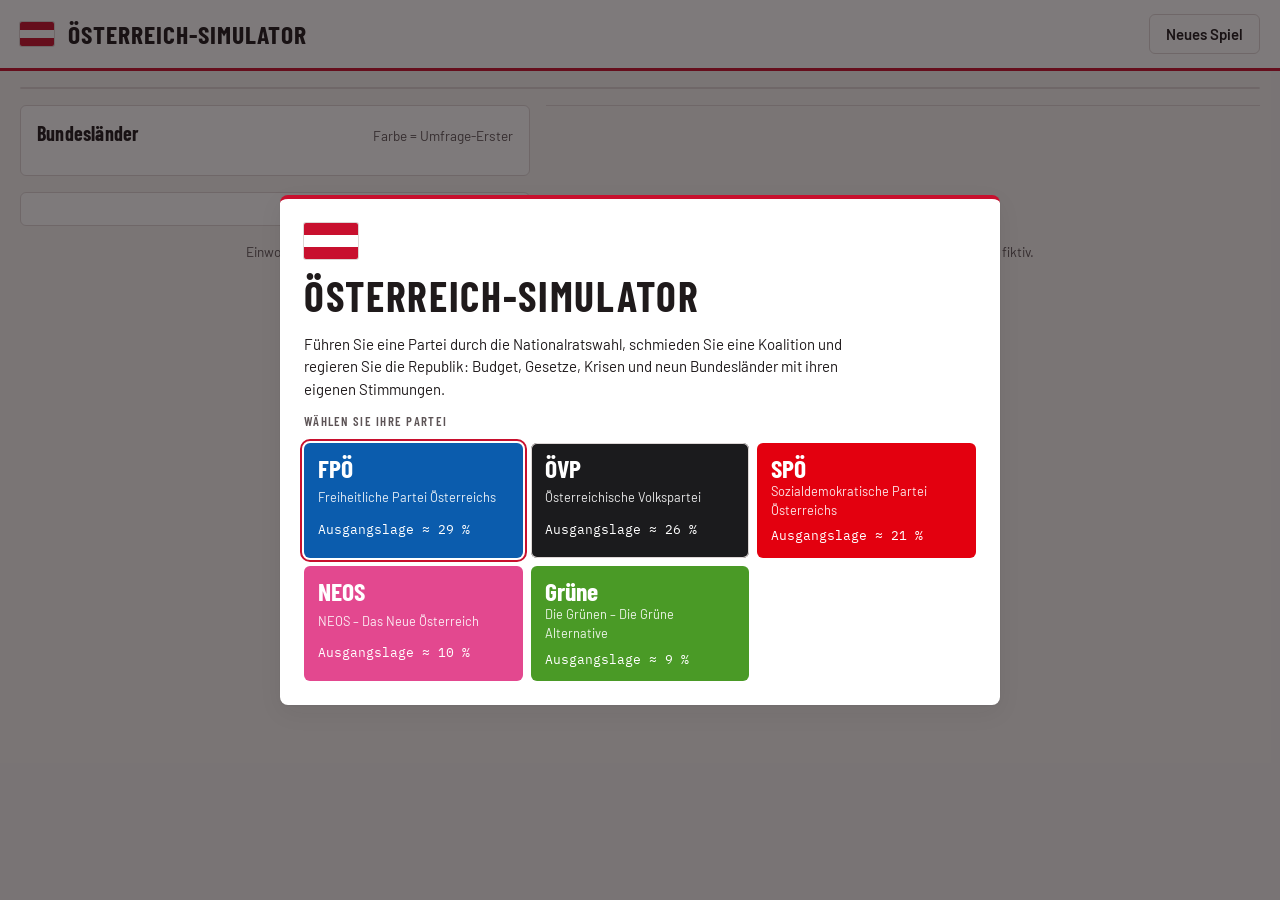
<file: index.html>
<!doctype html>
<html lang="de">
<head>
<meta charset="utf-8">
<meta name="viewport" content="width=device-width, initial-scale=1, viewport-fit=cover">
<title>Österreich-Simulator</title>
<link rel="preconnect" href="https://fonts.googleapis.com">
<link rel="preconnect" href="https://fonts.gstatic.com" crossorigin>
<link rel="stylesheet" href="https://fonts.googleapis.com/css2?family=Barlow+Condensed:wght@500;600;700&family=Barlow:wght@400;500;600&family=IBM+Plex+Mono:wght@400;500&display=swap">
<link rel="stylesheet" href="css/style.css">
</head>
<body>
<!--APP-->
<header class="top">
  <div class="brand">
    <div class="flag" aria-hidden="true"><span></span><span></span><span></span></div>
    <div>
      <h1>Österreich-Simulator</h1>
      <div id="chancellor" class="small"></div>
    </div>
  </div>
  <div class="top-right">
    <div class="when"><span id="date" class="date"></span><span id="next-election" class="small muted"></span></div>
    <button id="end-month" class="btn btn-primary">Monat beenden</button>
    <button id="new-game" class="btn-ghost">Neues Spiel</button>
  </div>
</header>

<main class="wrap">
  <section id="kpis" class="kpis" aria-label="Kennzahlen"></section>
  <div class="layout">
    <aside class="side">
      <section class="block map-block">
        <div class="block-head"><h3>Bundesländer</h3><span class="muted small">Farbe = Umfrage-Erster</span></div>
        <div id="map" class="map"></div>
      </section>
      <section id="state-detail" class="block"></section>
    </aside>
    <div class="main">
      <nav id="tabs" class="tabs" role="tablist"></nav>
      <div id="panel" class="panel" role="tabpanel"></div>
    </div>
  </div>
  <footer class="foot small muted">Einwohnerzahlen: Statistik Austria, 1.1.2025. Ausgangsumfragen angelehnt an die Nationalratswahl 2024. Alle Spielereignisse sind fiktiv.</footer>
</main>

<div id="modal" class="modal" hidden>
  <div class="modal-card" role="dialog" aria-modal="true" id="modal-body"></div>
</div>
<!--/APP-->
<script src="js/data.js"></script>
<script src="js/game.js"></script>
</body>
</html>
</file>
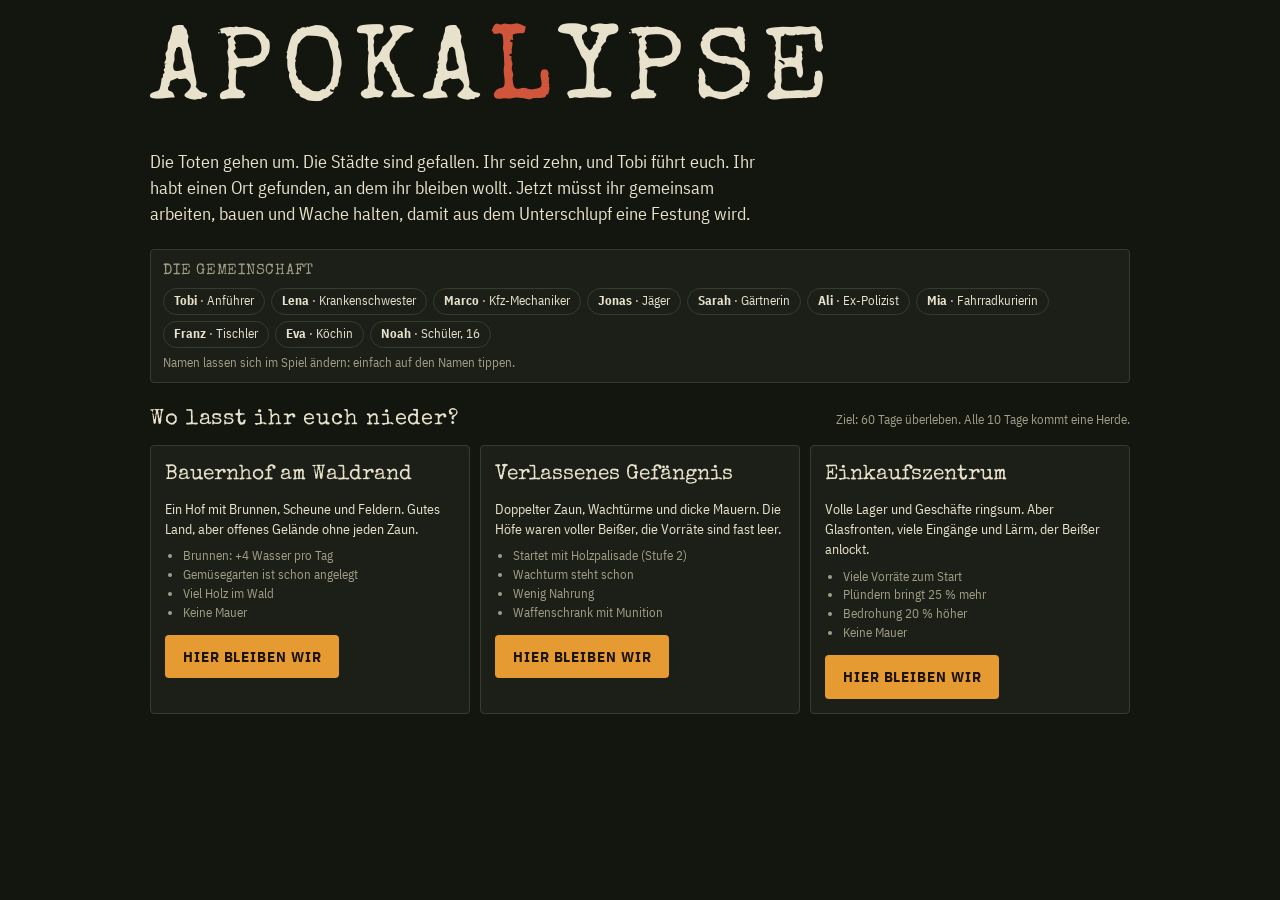
<file: apokalypse/index.html>
<!doctype html>
<html lang="de">
<head>
<meta charset="utf-8">
<meta name="viewport" content="width=device-width, initial-scale=1, viewport-fit=cover">
<!--PAGE-->
<title>Apokalypse</title>
<link rel="preconnect" href="https://fonts.googleapis.com">
<link rel="preconnect" href="https://fonts.gstatic.com" crossorigin>
<link rel="stylesheet" href="https://fonts.googleapis.com/css2?family=Special+Elite&family=IBM+Plex+Sans+Condensed:wght@400;500;600;700&family=IBM+Plex+Mono:wght@400;500;600&display=swap">
<style>
/* Apokalypse
   Layout: Lagerbuch bei Nacht. Kopfleiste mit Tageszähler, Vorratsleiste, links die Gemeinschaft, rechts das Lager in Reitern.
   Bewusst nur ein dunkles Thema: Lagerfeuer in der Nacht. */
:root {
  --bg: #13150f;          /* Nacht über dem Lager */
  --panel: #1c1f17;
  --panel-2: #252a1e;
  --line: #363c2c;
  --fg: #e8e1cc;          /* Knochenweiß */
  --muted: #a19d86;
  --torch: #e59a32;       /* Fackellicht, Akzent */
  --torch-ink: #1d1407;
  --blood: #d0553b;
  --rot: #93a95f;         /* Beißer-Grün */
  --water: #74a9bb;
  --wood: #a8784a;
  --steel: #8d969a;
  --ground: #1a1d14;
  --good: #9cc26a;
  --warn: #e3b04a;
  --bad: #e06a52;
  --f-display: "Special Elite", "Courier New", ui-monospace, monospace;
  --f-body: "IBM Plex Sans Condensed", "Arial Narrow", "Helvetica Neue", Arial, sans-serif;
  --f-mono: "IBM Plex Mono", ui-monospace, Menlo, Consolas, monospace;
  --r: 4px;
  color-scheme: dark;
}
* { box-sizing: border-box; }
[hidden] { display: none !important; }
html, body { background: var(--bg); color: var(--fg); }
body { margin: 0; font: 15px/1.45 var(--f-body); padding-inline: 16px; padding-block: 0 32px; }
button, select, input { font: inherit; color: inherit; }
h1, h2, h3, h4 { margin: 0; text-wrap: balance; font-weight: 400; }
.small { font-size: 13px; }
.muted { color: var(--muted); }
.mono { font-family: var(--f-mono); font-variant-numeric: tabular-nums; }
.good { color: var(--good); } .bad { color: var(--bad); } .warn { color: var(--warn); }
:focus-visible { outline: 2px solid var(--torch); outline-offset: 2px; }

.app { max-width: 1240px; margin: 0 auto; display: grid; gap: 14px; }

/* Buttons */
.btn { background: var(--panel-2); border: 1px solid var(--line); border-radius: var(--r); padding: 7px 12px; cursor: pointer; line-height: 1.2; }
.btn:hover:not(:disabled) { border-color: var(--torch); }
.btn:disabled { opacity: .45; cursor: not-allowed; }
.btn-main { background: var(--torch); color: var(--torch-ink); border: 0; border-radius: var(--r); padding: 11px 18px; font-weight: 700; letter-spacing: .06em; text-transform: uppercase; cursor: pointer; }
.btn-main:hover { filter: brightness(1.08); }
.btn-ghost { background: none; border: 0; color: var(--muted); cursor: pointer; text-decoration: underline; text-underline-offset: 3px; padding: 4px; }
.btn-danger { border-color: var(--blood); color: var(--bad); }

/* Kopfleiste */
.bar { position: sticky; top: env(safe-area-inset-top, 0px); z-index: 5; background: var(--bg); border-bottom: 1px solid var(--line); padding-block: 12px; display: flex; flex-wrap: wrap; gap: 12px 20px; align-items: center; }
.brand { display: grid; gap: 2px; margin-right: auto; min-width: 0; }
.logo { font-family: var(--f-display); font-size: 28px; letter-spacing: .12em; line-height: 1; }
.logo b { color: var(--blood); font-weight: 400; }
.daybox { display: flex; align-items: baseline; gap: 6px; }
.daybox .lbl { font-family: var(--f-display); text-transform: uppercase; color: var(--muted); }
.daybox .num { font-family: var(--f-display); font-size: 34px; line-height: 1; color: var(--torch); }
.horde { font-size: 13px; padding: 5px 10px; border-radius: 99px; border: 1px solid var(--line); white-space: nowrap; }
.horde.near { border-color: var(--blood); color: var(--bad); }

/* Vorräte */
.res { display: grid; grid-template-columns: repeat(auto-fill, minmax(118px, 1fr)); gap: 8px; }
.tile { background: var(--panel); border: 1px solid var(--line); border-radius: var(--r); padding: 8px 10px; display: grid; gap: 1px; }
.tile .k { font-size: 11px; text-transform: uppercase; letter-spacing: .1em; color: var(--muted); }
.tile .v { font-family: var(--f-mono); font-size: 22px; font-weight: 600; font-variant-numeric: tabular-nums; }
.tile .d { font-family: var(--f-mono); font-size: 12px; }
.tile.low { border-color: var(--blood); }

/* Statusleiste */
.status { display: grid; grid-template-columns: repeat(auto-fit, minmax(240px, 1fr)); gap: 8px; }
.box { background: var(--panel); border: 1px solid var(--line); border-radius: var(--r); padding: 10px 12px; display: grid; gap: 6px; align-content: start; min-width: 0; }
.box h3 { font-family: var(--f-display); font-size: 15px; letter-spacing: .05em; text-transform: uppercase; color: var(--muted); }
.meter { height: 8px; background: var(--panel-2); border-radius: 99px; overflow: hidden; position: relative; }
.meter > i { position: absolute; inset: 0 auto 0 0; border-radius: 99px; }
.row { display: flex; flex-wrap: wrap; gap: 6px; align-items: center; }
.spread { display: flex; justify-content: space-between; gap: 8px; align-items: baseline; }
.vs { display: grid; grid-template-columns: 1fr auto 1fr; gap: 8px; align-items: end; }
.vs .n { font-family: var(--f-mono); font-size: 22px; font-weight: 600; }
.vs .r { text-align: right; }
select { background: var(--panel-2); border: 1px solid var(--line); border-radius: var(--r); padding: 6px 8px; }

/* Hauptbereich */
.grid { display: grid; grid-template-columns: minmax(0, 1.25fr) minmax(0, 1fr); gap: 14px; align-items: start; }
@media (max-width: 960px) { .grid { grid-template-columns: minmax(0, 1fr); } }
.section-head { display: flex; justify-content: space-between; align-items: baseline; gap: 10px; flex-wrap: wrap; margin-bottom: 8px; }
.section-head h2 { font-family: var(--f-display); font-size: 22px; letter-spacing: .04em; }

/* Gemeinschaft */
.crew { display: grid; grid-template-columns: repeat(auto-fill, minmax(260px, 1fr)); gap: 8px; }
.person { background: var(--panel); border: 1px solid var(--line); border-radius: var(--r); padding: 10px; display: grid; gap: 7px; min-width: 0; }
.person.leader { border-color: color-mix(in srgb, var(--torch) 55%, var(--line)); }
.person.hurt { border-left: 3px solid var(--warn); }
.person.critical { border-left: 3px solid var(--blood); }
.p-top { display: flex; gap: 8px; align-items: center; min-width: 0; }
.p-name { background: transparent; border: 1px solid transparent; border-radius: var(--r); font-weight: 700; font-size: 16px; padding: 1px 4px; margin-left: -5px; min-width: 0; width: 100%; }
.p-name:hover { border-color: var(--line); }
.p-name:focus { border-color: var(--torch); background: var(--panel-2); outline: none; }
.badge { font-size: 11px; letter-spacing: .08em; text-transform: uppercase; padding: 2px 6px; border-radius: 3px; white-space: nowrap; }
.badge.lead { background: var(--torch); color: var(--torch-ink); font-weight: 700; }
.badge.hurt { background: color-mix(in srgb, var(--warn) 22%, transparent); color: var(--warn); }
.badge.bite { background: color-mix(in srgb, var(--rot) 25%, transparent); color: var(--rot); }
.badge.bed { background: color-mix(in srgb, var(--blood) 22%, transparent); color: var(--bad); }
.badge.amp { background: var(--panel-2); color: var(--muted); }
.role { font-size: 13px; color: var(--muted); }
.hp { display: grid; grid-template-columns: 1fr auto; gap: 8px; align-items: center; }
.hp .mono { font-size: 12px; color: var(--muted); }
.skills { display: flex; flex-wrap: wrap; gap: 4px 10px; font-size: 12px; color: var(--muted); }
.skills span b { color: var(--fg); font-family: var(--f-mono); font-weight: 600; }
.skills .top b { color: var(--torch); }
.job { display: grid; grid-template-columns: minmax(0, 1fr) auto; gap: 8px; align-items: center; }
.job select { width: 100%; }
.prev { font-family: var(--f-mono); font-size: 12px; color: var(--muted); white-space: nowrap; }
.fallen { font-size: 13px; color: var(--muted); padding: 8px 2px; }
.fallen b { color: var(--fg); font-weight: 600; }

/* Reiter */
.tabs { display: flex; gap: 2px; border-bottom: 1px solid var(--line); overflow-x: auto; }
.tab { background: none; border: 0; border-bottom: 2px solid transparent; padding: 8px 12px; cursor: pointer; color: var(--muted); font-family: var(--f-display); font-size: 16px; white-space: nowrap; }
.tab[aria-selected="true"] { color: var(--fg); border-bottom-color: var(--torch); }
.panel { padding-top: 12px; display: grid; gap: 10px; }
.list { display: grid; gap: 6px; }
.item { background: var(--panel); border: 1px solid var(--line); border-radius: var(--r); padding: 9px 11px; display: grid; grid-template-columns: minmax(0, 1fr) auto; gap: 4px 12px; align-items: center; }
.item h4 { font-weight: 700; font-size: 15px; }
.item p { margin: 0; font-size: 13px; color: var(--muted); }
.item.done { opacity: .75; }
.item.done h4::after { content: " · steht"; color: var(--good); font-weight: 500; }
.cost { display: flex; flex-wrap: wrap; gap: 4px; margin-top: 3px; }
.cost span { font-family: var(--f-mono); font-size: 11px; padding: 1px 5px; border-radius: 3px; background: var(--panel-2); }
.cost span.miss { color: var(--bad); }
.pool { display: flex; justify-content: space-between; align-items: baseline; gap: 10px; flex-wrap: wrap; background: var(--panel-2); border-radius: var(--r); padding: 8px 11px; }
.pool .n { font-family: var(--f-mono); font-size: 20px; font-weight: 600; color: var(--torch); }
.camp { background: var(--ground); border: 1px solid var(--line); border-radius: var(--r); overflow: hidden; }
.camp svg { display: block; width: 100%; height: auto; }
.target { cursor: pointer; }
.target input { accent-color: var(--torch); width: 18px; height: 18px; }
.target.sel { border-color: var(--torch); }
.log { display: grid; gap: 2px; max-height: 560px; overflow-y: auto; font-size: 14px; }
.log .d { font-family: var(--f-display); color: var(--torch); margin-top: 8px; }
.log p { margin: 0; padding-left: 10px; border-left: 2px solid var(--line); }
.log p.good { border-left-color: var(--good); color: var(--fg); }
.log p.bad { border-left-color: var(--blood); color: var(--fg); }

.foot { display: flex; justify-content: space-between; flex-wrap: wrap; gap: 8px; align-items: center; border-top: 1px solid var(--line); padding-top: 10px; }

/* Start */
.start { max-width: 980px; margin: 0 auto; padding-block: 28px; display: grid; gap: 22px; }
.start h1 { font-family: var(--f-display); font-size: clamp(48px, 11vw, 104px); letter-spacing: .08em; line-height: .95; }
.start h1 b { color: var(--blood); font-weight: 400; }
.lede { font-size: 18px; max-width: 62ch; margin: 0; }
.bases { display: grid; grid-template-columns: repeat(auto-fit, minmax(260px, 1fr)); gap: 10px; }
.base { background: var(--panel); border: 1px solid var(--line); border-radius: var(--r); padding: 14px; display: grid; gap: 8px; align-content: start; }
.base h3 { font-family: var(--f-display); font-size: 21px; }
.base p { margin: 0; font-size: 14px; }
.base ul { margin: 0; padding-left: 18px; font-size: 13px; color: var(--muted); }
.base .btn-main { justify-self: start; margin-top: 4px; }
.names { display: flex; flex-wrap: wrap; gap: 6px; }
.names span { background: var(--panel); border: 1px solid var(--line); border-radius: 99px; padding: 3px 10px; font-size: 13px; }
.names span b { font-weight: 700; }

/* Dialog */
.modal { position: fixed; inset: 0; z-index: 20; background: rgb(6 7 4 / .78); display: grid; place-items: center; padding: 16px; overflow-y: auto; }
.modal-card { width: min(620px, 100%); background: var(--panel); border: 1px solid var(--line); border-top: 3px solid var(--torch); border-radius: var(--r); padding: 18px; display: grid; gap: 12px; max-height: calc(100dvh - 32px); overflow-y: auto; }
.modal-card.danger { border-top-color: var(--blood); }
.modal-card .kick { font-size: 12px; letter-spacing: .14em; text-transform: uppercase; color: var(--muted); }
.modal-card h2 { font-family: var(--f-display); font-size: 26px; line-height: 1.1; }
.modal-card p { margin: 0; }
.choices { display: grid; gap: 6px; }
.choice { text-align: left; background: var(--panel-2); border: 1px solid var(--line); border-radius: var(--r); padding: 10px 12px; cursor: pointer; display: grid; gap: 2px; }
.choice:hover:not(:disabled) { border-color: var(--torch); }
.choice:disabled { opacity: .45; cursor: not-allowed; }
.choice b { font-weight: 700; }
.choice span { font-size: 13px; color: var(--muted); }
.rep h4 { font-family: var(--f-display); font-size: 16px; color: var(--torch); margin-bottom: 4px; }
.rep ul { margin: 0; padding: 0; list-style: none; display: grid; gap: 3px; font-size: 14px; }
.rep li { padding-left: 10px; border-left: 2px solid var(--line); }
.rep li.good { border-left-color: var(--good); }
.rep li.bad { border-left-color: var(--blood); }
.stats { display: grid; grid-template-columns: repeat(auto-fit, minmax(120px, 1fr)); gap: 6px; }
.stats div { background: var(--panel-2); border-radius: var(--r); padding: 8px; }
.stats b { display: block; font-family: var(--f-mono); font-size: 20px; }

@media (max-width: 560px) {
  .logo { font-size: 22px; }
  .daybox .num { font-size: 28px; }
  .bar .btn-main { width: 100%; }
  .res { grid-template-columns: repeat(4, minmax(0, 1fr)); gap: 5px; }
  .tile { padding: 6px; }
  .tile .v { font-size: 17px; }
  .tile .k { font-size: 10px; letter-spacing: .04em; }
}
@media (prefers-reduced-motion: no-preference) {
  .fire { animation: flicker 2.4s ease-in-out infinite; transform-origin: center; }
  @keyframes flicker { 0%,100% { opacity: .9; } 45% { opacity: .65; } 70% { opacity: 1; } }
}
</style>

<div id="app" class="app"></div>
<div id="modal" class="modal" hidden><div id="modal-card" class="modal-card" role="dialog" aria-modal="true"></div></div>

<script>
'use strict';
/* ================= Stammdaten ================= */
const SAVE_KEY = 'apokalypse-save-v1';
const GOAL_DAY = 60, HORDE_EVERY = 10;

const SKILLS = [['kampf', 'Kampf'], ['bauen', 'Bauen'], ['sammeln', 'Sammeln'], ['medizin', 'Medizin'], ['landbau', 'Landbau']];
const RES = [
  { id: 'nahrung', name: 'Nahrung' }, { id: 'wasser', name: 'Wasser' }, { id: 'holz', name: 'Holz' }, { id: 'schrott', name: 'Schrott' },
  { id: 'medizin', name: 'Medizin' }, { id: 'munition', name: 'Munition' }, { id: 'waffen', name: 'Waffen' }, { id: 'fallen', name: 'Fallen' },
];
const RES_NAME = Object.fromEntries(RES.map(r => [r.id, r.name]));

const CREW = [
  { name: 'Tobi',  role: 'Anführer',            sk: [3, 2, 3, 1, 1], job: 'bauen', leader: true },
  { name: 'Lena',  role: 'Krankenschwester',    sk: [1, 1, 2, 5, 2], job: 'wasser' },
  { name: 'Marco', role: 'Kfz-Mechaniker',      sk: [2, 5, 2, 0, 1], job: 'bauen' },
  { name: 'Jonas', role: 'Jäger',               sk: [4, 1, 4, 1, 2], job: 'pluendern' },
  { name: 'Sarah', role: 'Gärtnerin',           sk: [1, 2, 2, 1, 5], job: 'garten' },
  { name: 'Ali',   role: 'Ex-Polizist',         sk: [5, 1, 2, 2, 0], job: 'wache' },
  { name: 'Mia',   role: 'Fahrradkurierin',     sk: [2, 1, 5, 1, 1], job: 'pluendern' },
  { name: 'Franz', role: 'Tischler',            sk: [2, 4, 1, 0, 2], job: 'holz' },
  { name: 'Eva',   role: 'Köchin',              sk: [1, 1, 2, 2, 4], job: 'wasser' },
  { name: 'Noah',  role: 'Schüler, 16',         sk: [1, 2, 3, 1, 1], job: 'holz' },
];

const BASES = [
  { id: 'hof', name: 'Bauernhof am Waldrand', text: 'Ein Hof mit Brunnen, Scheune und Feldern. Gutes Land, aber offenes Gelände ohne jeden Zaun.',
    perks: ['Brunnen: +4 Wasser pro Tag', 'Gemüsegarten ist schon angelegt', 'Viel Holz im Wald', 'Keine Mauer'],
    start: { nahrung: 22, wasser: 20, holz: 16, schrott: 4, medizin: 2, munition: 8, waffen: 2, fallen: 0 }, built: ['garten'], wall: 0, water: 4, threat: 1, loot: 1 },
  { id: 'gefaengnis', name: 'Verlassenes Gefängnis', text: 'Doppelter Zaun, Wachtürme und dicke Mauern. Die Höfe waren voller Beißer, die Vorräte sind fast leer.',
    perks: ['Startet mit Holzpalisade (Stufe 2)', 'Wachturm steht schon', 'Wenig Nahrung', 'Waffenschrank mit Munition'],
    start: { nahrung: 12, wasser: 14, holz: 6, schrott: 12, medizin: 3, munition: 14, waffen: 4, fallen: 0 }, built: ['wachturm'], wall: 2, water: 0, threat: 1, loot: 0.9 },
  { id: 'zentrum', name: 'Einkaufszentrum', text: 'Volle Lager und Geschäfte ringsum. Aber Glasfronten, viele Eingänge und Lärm, der Beißer anlockt.',
    perks: ['Viele Vorräte zum Start', 'Plündern bringt 25 % mehr', 'Bedrohung 20 % höher', 'Keine Mauer'],
    start: { nahrung: 36, wasser: 30, holz: 6, schrott: 10, medizin: 6, munition: 4, waffen: 1, fallen: 0 }, built: [], wall: 0, water: 0, threat: 1.2, loot: 1.25 },
];

const WALLS = [
  { name: 'Kein Schutz', def: 0 },
  { name: 'Bauzaun & Barrikaden', def: 10, cost: { holz: 8 }, bp: 6 },
  { name: 'Holzpalisade', def: 20, cost: { holz: 18 }, bp: 14 },
  { name: 'Verstärkte Palisade', def: 32, cost: { holz: 12, schrott: 12 }, bp: 20 },
  { name: 'Stahlmauer mit Wehrgang', def: 48, cost: { holz: 6, schrott: 30 }, bp: 30 },
];

const BUILDINGS = [
  { id: 'garten', name: 'Gemüsegarten', cost: { holz: 4 }, bp: 5, desc: 'Erlaubt Gartenarbeit. Gärtner liefern verlässlich Nahrung.' },
  { id: 'regen', name: 'Regenwassertonnen', cost: { holz: 2, schrott: 4 }, bp: 4, desc: '+3 Wasser pro Tag, ohne dass jemand los muss.' },
  { id: 'wachturm', name: 'Wachturm', cost: { holz: 10, schrott: 3 }, bp: 10, desc: 'Wachen sehen die Beißer früher: Wachen sind 40 % stärker.' },
  { id: 'graben', name: 'Graben mit Pfählen', cost: { holz: 8 }, bp: 12, desc: '+10 Verteidigung in jeder Nacht.' },
  { id: 'werkstatt', name: 'Werkstatt', cost: { holz: 8, schrott: 6 }, bp: 10, desc: 'Verdoppelt die Werkstattpunkte und schaltet neue Rezepte frei.' },
  { id: 'lazarett', name: 'Lazarett', cost: { holz: 6, medizin: 2 }, bp: 8, desc: 'Pflege heilt 50 % mehr. Amputationen gelingen öfter.' },
  { id: 'huehner', name: 'Hühnerstall', cost: { holz: 6 }, bp: 6, req: 'garten', desc: '+2 Nahrung pro Tag.' },
  { id: 'waffenkammer', name: 'Waffenkammer', cost: { holz: 4, schrott: 10 }, bp: 10, req: 'werkstatt', desc: 'Munition herstellen. Schützen auf der Wache treffen besser.' },
  { id: 'generator', name: 'Generator & Scheinwerfer', cost: { schrott: 15 }, bp: 12, req: 'werkstatt', desc: '+8 Verteidigung bei Nacht und +1 Moral pro Tag.' },
  { id: 'funk', name: 'Funkstation', cost: { schrott: 12, holz: 4 }, bp: 14, req: 'generator', desc: 'Kontakt zu anderen Gruppen: Händler, Hilfslieferungen, neue Leute.' },
];

const RECIPES = [
  { id: 'waffe', name: 'Nahkampfwaffe', desc: 'Machete, Speer oder Brechstange. Bewaffnete Wachen +4, Plünderer sicherer.', cost: { holz: 2, schrott: 2 }, wp: 3, out: { waffen: 1 } },
  { id: 'falle', name: 'Falle', desc: 'Stacheldraht, Gruben, Bärenfallen. Jede Falle +5 in einer Angriffsnacht, wird dabei verbraucht.', cost: { holz: 2, schrott: 1 }, wp: 2, out: { fallen: 1 } },
  { id: 'filter', name: 'Wasserfilter', desc: 'Regen- und Bachwasser trinkbar machen.', cost: { holz: 1, schrott: 1 }, wp: 2, out: { wasser: 6 }, req: 'werkstatt' },
  { id: 'verband', name: 'Verbände & Tinkturen', desc: 'Aus abgekochtem Wasser, Stoff und Kräutern.', cost: { wasser: 2, nahrung: 1 }, wp: 3, out: { medizin: 1 }, req: 'lazarett' },
  { id: 'munition', name: 'Munition nachladen', desc: 'Hülsen neu befüllen.', cost: { schrott: 3 }, wp: 3, out: { munition: 8 }, req: 'waffenkammer' },
];

const TARGETS = [
  { id: 'siedlung', name: 'Wohnsiedlung', desc: 'Häuser durchsuchen. Wenig von allem, dafür eher ruhig.', loot: { nahrung: [1, 3], wasser: [1, 2], holz: [1, 2], schrott: [1, 2], medizin: [0, 0.6] }, danger: 0.10 },
  { id: 'supermarkt', name: 'Supermarkt', desc: 'Konserven und Wasserflaschen.', loot: { nahrung: [3, 7], wasser: [2, 5] }, danger: 0.16 },
  { id: 'baumarkt', name: 'Baumarkt', desc: 'Bretter, Bleche, Werkzeug.', loot: { holz: [2, 5], schrott: [3, 6] }, danger: 0.18 },
  { id: 'apotheke', name: 'Apotheke', desc: 'Medikamente, Verbandszeug.', loot: { medizin: [1, 2.5], nahrung: [0, 1] }, danger: 0.24 },
  { id: 'polizei', name: 'Polizeiwache', desc: 'Munition und Waffen. Hier liegen viele Beißer in Uniform.', loot: { munition: [4, 10], waffen: [0, 0.8], schrott: [0, 2] }, danger: 0.32 },
];

const JOBS = {
  pluendern: { name: 'Plündern', skill: 'sammeln' },
  holz:      { name: 'Holz schlagen', skill: 'bauen' },
  wasser:    { name: 'Wasser holen', skill: 'sammeln' },
  garten:    { name: 'Gartenarbeit', skill: 'landbau', req: 'garten' },
  jagen:     { name: 'Jagen & Fischen', skill: 'kampf' },
  bauen:     { name: 'Bauen', skill: 'bauen' },
  werkstatt: { name: 'Werkstatt', skill: 'bauen' },
  wache:     { name: 'Wache halten', skill: 'kampf' },
  pflege:    { name: 'Verletzte pflegen', skill: 'medizin' },
  ruhe:      { name: 'Ausruhen', skill: null },
};

const NEW_NAMES = ['Hannah', 'Daniel', 'Yusuf', 'Clara', 'Peter', 'Selin', 'Luca', 'Ida', 'Stefan', 'Mara', 'Kemal', 'Ruth', 'Tim', 'Nora', 'Georg', 'Aylin', 'Felix', 'Greta', 'Milan', 'Sophie', 'Emil', 'Leonie', 'Bernd', 'Jana'];
const NEW_ROLES = [['Soldat', 'kampf'], ['Tierärztin', 'medizin'], ['Bauarbeiter', 'bauen'], ['Landwirtin', 'landbau'], ['Paketbote', 'sammeln'], ['Feuerwehrfrau', 'kampf'], ['Elektriker', 'bauen'], ['Sanitäterin', 'medizin'], ['Bäcker', 'landbau'], ['Studentin', 'sammeln'], ['Kampfsportlehrer', 'kampf'], ['Dachdeckerin', 'bauen']];

/* ================= Hilfsfunktionen ================= */
let S = null;
let ui = { tab: 'lager', confirmNew: false };
const $ = s => document.querySelector(s);
const clamp = (v, a, b) => Math.max(a, Math.min(b, v));
const rnd = (a, b) => a + Math.random() * (b - a);
const ri = (a, b) => Math.floor(rnd(a, b + 1));
const pick = a => a[Math.floor(Math.random() * a.length)];
const esc = s => String(s).replace(/[&<>"']/g, c => ({ '&': '&amp;', '<': '&lt;', '>': '&gt;', '"': '&quot;', "'": '&#39;' }[c]));
const alive = () => S.people.filter(p => p.alive);
const person = id => S.people.find(p => p.id === id);
const leaderP = () => S.people.find(p => p.leader);
const canWork = p => p.alive && p.hp >= 20 && !p.bite;
const baseDef = () => BASES.find(b => b.id === S.base);
const isHordeDay = d => d % HORDE_EVERY === 0;
const nextHorde = () => Math.ceil(S.day / HORDE_EVERY) * HORDE_EVERY;
const fmtRes = obj => Object.entries(obj).filter(([, v]) => v).map(([k, v]) => `${v > 0 ? '+' : ''}${v} ${RES_NAME[k]}`).join(', ');
const namesOf = arr => arr.map(p => p.name).join(', ');
let uidN = 0;
const uid = () => 'p' + Date.now().toString(36) + (uidN++).toString(36);

function mkPerson(name, role, skArr, extra = {}) {
  const sk = {};
  SKILLS.forEach(([k], i) => { sk[k] = skArr[i]; });
  return { id: uid(), name, role, sk, hp: 100, alive: true, bite: null, amputee: false, job: 'ruhe', leader: false, ...extra };
}
function randomPerson(child) {
  const used = new Set(S.people.map(p => p.name));
  const name = pick(NEW_NAMES.filter(n => !used.has(n))) || pick(NEW_NAMES);
  if (child) return mkPerson(name, 'Kind, 12', [0, 1, 2, 0, 1], { hp: 70 });
  const [role, main] = pick(NEW_ROLES);
  const arr = SKILLS.map(([k]) => (k === main ? ri(3, 5) : ri(0, 2)));
  return mkPerson(name, role, arr, { hp: ri(55, 90) });
}
function eff(p) {
  const h = p.hp >= 60 ? 1 : p.hp >= 35 ? 0.75 : 0.45;
  return h * (0.7 + S.morale / 200);
}
function costOk(cost) { return Object.entries(cost).every(([k, v]) => S.res[k] >= v); }
function pay(cost) { Object.entries(cost).forEach(([k, v]) => { S.res[k] -= v; }); }
function costHtml(cost, extra = '') {
  return `<div class="cost">${Object.entries(cost).map(([k, v]) => `<span class="${S.res[k] < v ? 'miss' : ''}">${v} ${RES_NAME[k]}</span>`).join('')}${extra}</div>`;
}
function log(t, s) { S.log.push({ d: S.day, t, s }); if (S.log.length > 400) S.log.shift(); }
function addMorale(v) { S.morale = clamp(S.morale + v, 0, 100); }

function kill(p, cause, moraleLoss = 12) {
  if (!p.alive) return;
  p.alive = false; p.cause = cause; p.diedOn = S.day; p.bite = null;
  S.stats.deaths++;
  addMorale(-moraleLoss);
  log('bad', `${p.name} ist tot: ${cause}.`);
  if (p.leader) S.over = { win: false, reason: `${p.name} ist gestorben (${cause}). Ohne den Anführer zerstreut sich die Gemeinschaft in alle Richtungen.` };
  else if (!alive().length) S.over = { win: false, reason: 'Niemand aus der Gemeinschaft hat überlebt.' };
}
function hurt(p, dmg, cause) {
  p.hp -= dmg;
  if (p.hp <= 0) { p.hp = 0; kill(p, cause); return false; }
  return true;
}
function bite(p, where) {
  const spots = [['in den Unterarm', true], ['in die Wade', true], ['in die Hand', true], ['in die Schulter', false], ['in den Hals', false]];
  const [spot, amp] = pick(spots);
  p.bite = { spot, amp, where, wait: false };
  p.job = 'ruhe';
  S.queue.push({ id: 'bite', d: { pid: p.id } });
}

/* ================= Verteidigung & Bedrohung ================= */
function guardValue(p) { return (4 + p.sk.kampf * 2) * eff(p); }
function defense() {
  const guards = alive().filter(p => p.job === 'wache' && canWork(p));
  const parts = [];
  const wall = WALLS[S.wall.level].def * S.wall.hp / 100;
  if (wall) parts.push([WALLS[S.wall.level].name, wall]);
  if (S.built.graben) parts.push(['Graben', 10]);
  if (S.built.generator) parts.push(['Scheinwerfer', 8]);
  if (S.flags.hund) parts.push(['Wachhund', 3]);
  let g = guards.reduce((a, p) => a + guardValue(p), 0);
  const armed = Math.min(guards.length, S.res.waffen);
  g += armed * 4;
  const shots = Math.min(guards.length, Math.floor(S.res.munition / 2));
  g += shots * (S.built.waffenkammer ? 7 : 5);
  if (S.built.wachturm) g *= 1.4;
  if (g) parts.push([`${guards.length} Wache${guards.length === 1 ? '' : 'n'}`, g]);
  let total = parts.reduce((a, [, v]) => a + v, 0);
  if (!guards.length) total *= 0.6;
  return { total, parts, guards, shots, traps: S.res.fallen * 5 };
}
function threatBase(day) { return (5 + day * 1.15) * baseDef().threat; }
function hordeStrength(day) { return threatBase(day) * 2.4 + 12; }
function attackChance(day) { return clamp(0.32 + day * 0.008, 0, 0.85); }

/* ================= Vorschau der Arbeit ================= */
function scavMult(p) { return (0.6 + p.sk.sammeln * 0.15) * eff(p) * baseDef().loot; }
function jobYield(p) {
  const e = eff(p), sk = p.sk;
  switch (p.job) {
    case 'holz': return { holz: (3 + sk.bauen * 0.8) * e };
    case 'wasser': return { wasser: (4 + sk.sammeln * 0.6) * e };
    case 'garten': return S.built.garten ? { nahrung: (2 + sk.landbau * 1.1) * e } : {};
    case 'jagen': return { nahrung: (1.5 + sk.kampf * 0.6 + sk.sammeln * 0.4) * e };
    case 'bauen': return { bp: (2 + sk.bauen) * e };
    case 'werkstatt': return { wp: (1 + sk.bauen * 0.6) * e * (S.built.werkstatt ? 2 : 1) };
    case 'pflege': return { heal: (8 + sk.medizin * 5) * e * (S.built.lazarett ? 1.5 : 1) };
    case 'wache': return { def: guardValue(p) };
    case 'pluendern': {
      const T = TARGETS.find(t => t.id === S.target), m = scavMult(p) * S.stock[T.id], out = {};
      Object.entries(T.loot).forEach(([k, [a, b]]) => { out[k] = (a + b) / 2 * m; });
      return out;
    }
    default: return {};
  }
}
function previewText(p) {
  if (!canWork(p)) return p.bite ? 'fiebert' : 'liegt flach';
  const y = jobYield(p);
  if (p.job === 'ruhe') return '+12 Gesundheit';
  if (p.job === 'pluendern') { const top = Object.entries(y).sort((a, b) => b[1] - a[1])[0]; return top ? `≈ ${Math.round(top[1])} ${RES_NAME[top[0]]} …` : ''; }
  const labels = { holz: 'Holz', wasser: 'Wasser', nahrung: 'Nahrung', bp: 'Baupkt.', wp: 'Werkstattpkt.', heal: 'Heilung', def: 'Verteid.' };
  return Object.entries(y).map(([k, v]) => `${k === 'def' ? '' : '≈ +'}${Math.round(v)} ${labels[k]}`).join(' ');
}
function forecast() {
  const out = { nahrung: 0, wasser: 0 };
  alive().filter(canWork).forEach(p => { const y = jobYield(p); out.nahrung += y.nahrung || 0; out.wasser += y.wasser || 0; });
  out.wasser += baseDef().water + (S.built.regen ? 3 : 0);
  out.nahrung += S.built.huehner ? 2 : 0;
  const f = { knapp: 0.6, normal: 1, reichlich: 1.3 }[S.rations];
  const need = Math.ceil(alive().length * f);
  return { nahrung: out.nahrung - need, wasser: out.wasser - need, need };
}

/* ================= Ein Tag vergeht ================= */
function endDay() {
  if (!S || S.over || S.queue.length || S.result || S.report) return;
  const dayL = [], nightL = [];
  const L = (arr, t, s) => { arr.push({ t, s }); log(t, s); };
  const people = alive();
  people.forEach(p => { if (!canWork(p)) p.job = 'ruhe'; if (p.job === 'garten' && !S.built.garten) p.job = 'ruhe'; });
  const by = j => people.filter(p => p.alive && p.job === j);

  // Sammeln & Erzeugen
  const simple = [['holz', 'holz'], ['wasser', 'wasser'], ['garten', 'nahrung'], ['jagen', 'nahrung']];
  simple.forEach(([job, res]) => {
    const team = by(job); if (!team.length) return;
    let sum = 0;
    team.forEach(p => {
      sum += (jobYield(p)[res] || 0) * rnd(0.8, 1.2);
      const risk = job === 'jagen' ? 0.07 : job === 'wasser' ? 0.04 : job === 'holz' ? 0.02 : 0;
      if (Math.random() < risk * (1 + S.day / 60)) {
        if (job === 'jagen' && Math.random() < 0.25) { bite(p, 'beim Jagen'); L(dayL, 'bad', `${p.name} wurde beim Jagen von einem Beißer erwischt und gebissen.`); }
        else { const dmg = ri(10, 25); if (hurt(p, dmg, `bei der Arbeit (${JOBS[job].name}) getötet`)) L(dayL, 'bad', `${p.name} hat sich beim ${JOBS[job].name} verletzt (−${dmg} Gesundheit).`); }
      }
    });
    sum = Math.round(sum);
    S.res[res] += sum;
    L(dayL, 'good', `${JOBS[job].name} (${namesOf(team)}): +${sum} ${RES_NAME[res]}`);
  });

  // Plündern
  const team = by('pluendern');
  if (team.length) {
    const T = TARGETS.find(t => t.id === S.target);
    if (S.today.noScav) {
      L(dayL, 'info', `Wegen der vorbeiziehenden Herde blieb der Plündertrupp (${namesOf(team)}) im Lager.`);
    } else {
      const loot = {};
      const armed = Math.min(team.length, S.res.waffen);
      const tf = [0, 1.35, 1, 0.85, 0.75][Math.min(4, team.length)];
      team.forEach((p, i) => {
        const m = scavMult(p) * S.stock[T.id];
        Object.entries(T.loot).forEach(([k, [a, b]]) => { loot[k] = (loot[k] || 0) + rnd(a, b) * m; });
        S.stock[T.id] = Math.max(0.2, S.stock[T.id] - 0.06);
        const risk = T.danger * (1 + S.day / 45) * tf * (1 - p.sk.kampf * 0.08) * (i < armed ? 0.7 : 1) * (S.today.scavDanger || 1);
        if (Math.random() < risk) {
          if (Math.random() < 0.25) { bite(p, `beim Plündern (${T.name})`); L(dayL, 'bad', `${p.name} wurde im ${T.name} gebissen.`); }
          else { const dmg = ri(15, 40); if (hurt(p, dmg, `im ${T.name} von Beißern zerfleischt`)) L(dayL, 'bad', `${p.name} wurde im ${T.name} verletzt (−${dmg} Gesundheit).`); }
        }
      });
      const got = {};
      Object.entries(loot).forEach(([k, v]) => { const n = Math.round(v); if (n > 0) { got[k] = n; S.res[k] += n; } });
      S.stats.kills += ri(team.length, team.length * 3);
      L(dayL, 'good', `Plündertrupp im ${T.name} (${namesOf(team)}): ${fmtRes(got) || 'nichts Brauchbares gefunden'}`);
    }
  }

  // Bauen & Werkstatt
  const builders = by('bauen');
  if (builders.length) { const bp = Math.round(builders.reduce((a, p) => a + jobYield(p).bp * rnd(0.9, 1.1), 0)); S.bp += bp; L(dayL, 'good', `Bautrupp (${namesOf(builders)}): +${bp} Baupunkte`); }
  const smiths = by('werkstatt');
  if (smiths.length) { const wp = Math.round(smiths.reduce((a, p) => a + jobYield(p).wp * rnd(0.9, 1.1), 0)); S.wp += wp; L(dayL, 'good', `Werkstatt (${namesOf(smiths)}): +${wp} Werkstattpunkte`); }

  // Pflege & Ruhe
  const carers = by('pflege');
  let pool = carers.reduce((a, p) => a + jobYield(p).heal, 0);
  const patients = alive().filter(p => p.hp < 100 && !p.bite).sort((a, b) => a.hp - b.hp);
  if (pool > 0 && patients.length) {
    if (S.res.medizin > 0) { const use = Math.min(S.res.medizin, carers.length); S.res.medizin -= use; pool *= 1.6; L(dayL, 'info', `Für die Pflege wurden ${use} Medizin verbraucht.`); }
    let healed = 0;
    for (let pass = 0; pass < 4 && pool > 0; pass++) {
      for (const p of patients) { if (pool <= 0) break; const g = Math.min(100 - p.hp, 25, pool); p.hp += g; pool -= g; healed += g; }
    }
    L(dayL, 'good', `Pflege (${namesOf(carers)}): ${Math.round(healed)} Gesundheit verteilt.`);
  }
  by('ruhe').forEach(p => { if (!p.bite) p.hp = Math.min(100, p.hp + 12); });

  // Feste Erträge
  const B = baseDef();
  if (B.water) S.res.wasser += B.water;
  if (S.built.regen) S.res.wasser += 3;
  if (S.built.huehner) S.res.nahrung += 2;

  // Verbrauch
  const n = alive().length;
  const f = { knapp: 0.6, normal: 1, reichlich: 1.3 }[S.rations];
  const need = Math.ceil(n * f);
  let shortage = 0;
  ['nahrung', 'wasser'].forEach(k => {
    if (S.res[k] >= need) S.res[k] -= need;
    else { const miss = (need - S.res[k]) / need; shortage += miss; S.res[k] = 0; L(dayL, 'bad', `${RES_NAME[k]} reicht nicht! ${Math.round(miss * 100)} % der Gemeinschaft gingen leer aus.`); }
  });
  L(dayL, 'info', `Verbrauch: je ${need} Nahrung und Wasser (${n} Personen, Rationen ${S.rations}).`);
  alive().forEach(p => {
    if (shortage > 0) hurt(p, Math.round(14 * shortage), 'verhungert und verdurstet');
    else if (S.rations === 'knapp') hurt(p, 2, 'an Entkräftung gestorben');
    else if (!p.bite) p.hp = Math.min(100, p.hp + (S.rations === 'reichlich' ? 5 : 3));
  });

  // Moral
  let dm = (55 - S.morale) * 0.05;
  dm -= shortage * 12;
  if (S.rations === 'knapp') dm -= 3;
  if (S.rations === 'reichlich') dm += 3;
  if (S.built.generator) dm += 1;
  if (S.flags.hund) dm += 0.5;
  dm += Math.min(4, by('ruhe').filter(p => canWork(p)).length * 1);
  addMorale(dm);
  if (S.morale < 20 && Math.random() < 0.35) {
    const cand = alive().filter(p => !p.leader && canWork(p));
    if (cand.length) {
      const p = pick(cand);
      p.alive = false; p.cause = 'hat die Gemeinschaft verlassen'; p.diedOn = S.day; p.left = true;
      const take = Math.min(S.res.nahrung, 3); S.res.nahrung -= take;
      L(dayL, 'bad', `${p.name} hat die Hoffnung verloren und ist in der Nacht mit ${take} Nahrung abgehauen.`);
    }
  }

  // ===== Nacht =====
  if (!S.over) night(nightL, L);

  // Ende?
  if (!S.over && S.day >= GOAL_DAY && !S.flags.won) {
    S.flags.won = true;
    S.over = { win: true, reason: `Tag ${GOAL_DAY}: Die große Herde ist an euren Mauern zerbrochen. Aus zehn Verzweifelten ist eine Siedlung geworden.` };
  }
  S.report = { day: S.day, dayL, nightL };
  S.history.push({ day: S.day, alive: alive().length, morale: Math.round(S.morale), def: Math.round(defense().total) });

  // Neuer Morgen
  S.day++;
  S.today = {};
  TARGETS.forEach(t => { S.stock[t.id] = Math.min(1, S.stock[t.id] + 0.03); });
  alive().forEach(p => { if (!canWork(p)) p.job = 'ruhe'; });
  if (!S.over) morningEvent();
  render();
}

function night(nightL, L) {
  // Gebissene, bei denen abgewartet wird
  alive().filter(p => p.bite && p.bite.wait).forEach(p => {
    if (Math.random() < 0.15) { p.bite = null; p.hp = Math.min(p.hp, 30); L(nightL, 'good', `Das Fieber von ${p.name} sinkt. Es war nur ein tiefer Kratzer – ein Wunder.`); }
    else {
      kill(p, 'am Biss gestorben und hat sich verwandelt', 14);
      L(nightL, 'bad', `${p.name} ist am Fieber gestorben … und hat sich verwandelt.`);
      const others = alive().filter(o => o.id !== p.id);
      if (others.length && Math.random() < 0.4) { const v = pick(others); const dmg = ri(15, 35); if (hurt(v, dmg, `von ${p.name} angefallen`)) L(nightL, 'bad', `${v.name} wurde dabei angefallen (−${dmg} Gesundheit), bevor es vorbei war.`); }
    }
  });
  if (S.over) return;

  const raid = S.raid && S.raid.day === S.day;
  if (raid) {
    fight(S.raid.str, 'raid', nightL, L);
    S.raid = null;
    if (S.over) return;
  }
  const horde = isHordeDay(S.day);
  if (horde) fight(hordeStrength(S.day) * rnd(0.9, 1.1), 'horde', nightL, L);
  else if (Math.random() < attackChance(S.day)) fight(threatBase(S.day) * rnd(0.7, 1.3), 'zombies', nightL, L);
  else if (!raid) L(nightL, 'good', pick(['Eine ruhige Nacht. Nur das Stöhnen in der Ferne.', 'Ein paar Beißer streifen am Zaun entlang und ziehen weiter.', 'Regen trommelt aufs Dach. Niemand kommt.', 'Die Wachen sehen Schatten im Wald, aber es bleibt ruhig.']));
}

function fight(str, kind, nightL, L) {
  const D = defense();
  const trapsUsed = Math.min(S.res.fallen, Math.ceil(str / 12));
  let def = D.total + trapsUsed * 5;
  S.res.fallen -= trapsUsed;
  S.res.munition = Math.max(0, S.res.munition - D.shots * 2);
  S.stats.attacks++;
  const label = { zombies: 'Beißer greifen an', horde: 'Die Herde ist da', raid: 'Die Erlöser greifen an' }[kind];
  const extra = [trapsUsed ? `${trapsUsed} Fallen ausgelöst` : '', D.shots ? `${D.shots * 2} Schuss verfeuert` : ''].filter(Boolean).join(', ');
  L(nightL, 'info', `${label}! Stärke ${Math.round(str)} gegen eure Verteidigung ${Math.round(def)}${extra ? ` (${extra})` : ''}.`);
  if (!D.guards.length) L(nightL, 'bad', 'Niemand hielt Wache – das Lager wurde im Schlaf überrascht.');
  const ratio = def / str;

  if (ratio >= 1) {
    S.stats.repelled++;
    if (kind !== 'raid') S.stats.kills += Math.round(str / 3);
    const dmg = Math.round(str * 0.3 / (1 + S.wall.level * 0.5));
    if (S.wall.level > 0) S.wall.hp = Math.max(5, S.wall.hp - dmg);
    D.guards.forEach(g => { if (Math.random() < 0.12) { const d = ri(5, 18); if (hurt(g, d, 'auf Wache gefallen')) L(nightL, 'info', `${g.name} hat auf Wache Kratzer abbekommen (−${d}).`); } });
    if (kind === 'raid') {
      S.res.munition += 6; S.res.waffen += 1; S.flags.erloeserBeaten = true; addMorale(10);
      L(nightL, 'good', 'Die Erlöser wurden zurückgeschlagen und lassen Waffen und Munition liegen (+1 Waffe, +6 Munition). Die kommen so schnell nicht wieder.');
    } else {
      addMorale(kind === 'horde' ? 12 : 2);
      L(nightL, 'good', kind === 'horde' ? 'Die Herde ist an euren Mauern zerschellt! Am Morgen liegen Dutzende Beißer im Graben.' : 'Angriff abgewehrt.');
    }
    if (dmg && S.wall.level > 0) L(nightL, 'info', `Die Mauer hat ${dmg} % abbekommen.`);
    return;
  }

  // Durchbruch
  const sev = clamp(1 - ratio, 0.05, 1);
  if (kind !== 'raid') S.stats.kills += Math.round(def / 3);
  const wallDmg = Math.round(12 + 45 * sev);
  if (S.wall.level > 0) {
    S.wall.hp -= wallDmg;
    if (S.wall.hp <= 0) { S.wall.level--; S.wall.hp = 60; L(nightL, 'bad', `Die Mauer ist eingestürzt! Übrig ist: ${WALLS[S.wall.level].name}.`); }
    else L(nightL, 'bad', `Die Mauer wurde schwer beschädigt (−${wallDmg} %).`);
  }
  L(nightL, 'bad', kind === 'raid' ? 'Die Erlöser sind ins Lager eingedrungen!' : 'Sie sind durchgebrochen!');

  const victims = Math.min(alive().length, Math.max(1, Math.round(sev * 5)));
  const pool = alive().flatMap(p => (p.job === 'wache' ? [p, p] : [p]));
  const hit = new Set();
  for (let i = 0; i < victims * 3 && hit.size < victims; i++) hit.add(pick(pool));
  hit.forEach(p => {
    if (!p.alive) return;
    const r = Math.random();
    if (kind !== 'raid' && r < 0.3 && !p.bite) { bite(p, 'beim Angriff'); L(nightL, 'bad', `${p.name} wurde gebissen.`); }
    else if (sev > 0.55 && r < 0.42 && !p.leader) { kill(p, kind === 'raid' ? 'von den Erlösern erschossen' : 'von Beißern zerrissen'); L(nightL, 'bad', `${p.name} hat es nicht geschafft.`); }
    else { const dmg = ri(18, 45); if (hurt(p, dmg, kind === 'raid' ? 'im Feuergefecht gefallen' : 'von Beißern zerrissen')) L(nightL, 'bad', `${p.name} wurde verletzt (−${dmg} Gesundheit).`); else L(nightL, 'bad', `${p.name} ist an den Verletzungen gestorben.`); }
  });
  const lossShare = kind === 'raid' ? 0.4 : sev * 0.3;
  const lost = {};
  const keys = kind === 'raid' ? ['nahrung', 'wasser', 'medizin', 'munition', 'waffen'] : ['nahrung', 'wasser'];
  keys.forEach(k => { const v = Math.floor(S.res[k] * lossShare); if (v) { lost[k] = -v; S.res[k] -= v; } });
  if (Object.keys(lost).length) L(nightL, 'bad', `${kind === 'raid' ? 'Geraubt' : 'Zerstört und verdorben'}: ${fmtRes(lost)}`);
  addMorale(-(kind === 'horde' ? 12 : 6) * sev - 3);
  if (kind === 'raid') S.flags.erloeserLast = S.day;
}

/* ================= Ereignisse ================= */
const RANDOM_EVENTS = [
  { id: 'fremde', w: 3, cond: () => alive().length < 16 && S.day >= 3 },
  { id: 'erloeser', w: 2, cond: () => S.day >= 7 && !S.raid && !S.flags.erloeserBeaten && S.day - (S.flags.erloeserLast ?? -99) >= 10 },
  { id: 'streit', w: 2, cond: () => alive().filter(p => !p.leader).length >= 2 },
  { id: 'krank', w: 2, cond: () => alive().filter(p => !p.bite).length >= 2 },
  { id: 'lkw', w: 2, cond: () => alive().filter(canWork).length >= 3 },
  { id: 'regen', w: 2, cond: () => true },
  { id: 'hund', w: 1, cond: () => !S.flags.hund && S.day >= 4 },
  { id: 'sturm', w: 1, cond: () => S.wall.level > 0 },
  { id: 'kind', w: 1, cond: () => !S.flags.kind && S.day >= 8 },
  { id: 'haendler', w: 2, cond: () => S.day >= 5 },
  { id: 'fest', w: 1, cond: () => S.res.nahrung >= 12 && S.res.wasser >= 6 },
  { id: 'herde', w: 2, cond: () => S.day >= 4 && !isHordeDay(S.day) },
  { id: 'funk', w: 3, cond: () => S.built.funk },
];
function morningEvent() {
  if (S.day === 1 || Math.random() > 0.5) return;
  const opts = RANDOM_EVENTS.filter(e => e.cond() && S.lastEvent !== e.id);
  const tot = opts.reduce((a, e) => a + e.w, 0);
  let r = Math.random() * tot;
  for (const e of opts) { r -= e.w; if (r <= 0) { S.lastEvent = e.id; S.queue.push({ id: e.id, d: initEvent(e.id) }); return; } }
}
function initEvent(id) {
  const others = alive().filter(p => !p.leader);
  switch (id) {
    case 'fremde': { const n = Math.random() < 0.4 ? 2 : 1; return { people: Array.from({ length: n }, () => randomPerson()) }; }
    case 'streit': { const [a, b] = others.sort(() => Math.random() - 0.5); return { a: a.id, b: b.id }; }
    case 'krank': return { pid: pick(alive().filter(p => !p.bite)).id };
    case 'kind': return { child: randomPerson(true) };
    case 'haendler': {
      const all = [
        { give: { munition: 8 }, get: { nahrung: 10 } }, { give: { schrott: 6 }, get: { medizin: 2 } }, { give: { nahrung: 8 }, get: { munition: 10 } },
        { give: { holz: 8 }, get: { schrott: 5 } }, { give: { medizin: 2 }, get: { waffen: 1 } }, { give: { wasser: 8 }, get: { holz: 8 } },
        { give: { nahrung: 6 }, get: { fallen: 2 } }, { give: { schrott: 5 }, get: { wasser: 10 } },
      ];
      return { offers: all.sort(() => Math.random() - 0.5).slice(0, 3) };
    }
    case 'erloeser': return { food: Math.ceil(S.res.nahrung / 2), ammo: Math.ceil(S.res.munition / 2) };
    case 'sturm': return { dmg: ri(12, 25) };
    default: return {};
  }
}

const EVENTS = {
  intro: () => ({
    kick: 'Tag 1', title: `Ankunft: ${baseDef().name}`,
    text: `Drei Wochen auf der Straße. Jetzt habt ihr einen Ort gefunden. Tobi steht auf einem Fass und schaut in neun müde Gesichter.<br><br>„Hier bleiben wir. Wir bauen das auf. Gemeinsam.“<br><br>Teilt jeden Morgen die Arbeit ein, baut das Lager aus und haltet Wache. Alle ${HORDE_EVERY} Tage zieht eine Herde durch. Überlebt ${GOAL_DAY} Tage.`,
    choices: [{ label: 'An die Arbeit', run: () => '' }],
  }),
  bite: d => {
    const p = person(d.pid), b = p.bite;
    const medic = Math.max(0, ...alive().filter(o => o.id !== p.id).map(o => o.sk.medizin));
    const chance = clamp(0.5 + (S.built.lazarett ? 0.15 : 0) + medic * 0.04 - (S.res.medizin ? 0 : 0.15), 0.1, 0.92);
    const ch = [];
    if (b.amp) ch.push({ label: 'Amputieren', sub: `Überlebenschance etwa ${Math.round(chance * 100)} %. ${S.res.medizin ? 'Verbraucht 1 Medizin.' : 'Ohne Medizin deutlich riskanter.'} Danach schwächer im Kampf und Bauen.`, run: () => {
      if (S.res.medizin) S.res.medizin--;
      if (Math.random() < chance) {
        p.bite = null; p.hp = Math.min(p.hp, 25); p.amputee = true; p.sk.kampf = Math.max(0, p.sk.kampf - 2); p.sk.bauen = Math.max(0, p.sk.bauen - 1); addMorale(-3);
        log('good', `${p.name} hat die Amputation überlebt.`);
        return `Ein Gürtel, ein Beil, ein Schrei, der durch das ganze Lager hallt. ${p.name} überlebt. Es wird dauern, bis ${p.name} wieder arbeiten kann.`;
      }
      kill(p, 'nach der Amputation verblutet', 12);
      return `Ihr habt alles versucht. ${p.name} ist verblutet.`;
    } });
    ch.push({ label: 'Abwarten und hoffen', sub: 'Festbinden und beobachten. Meistens endet das schlecht.', run: () => { p.bite.wait = true; return `Ihr bindet ${p.name} im Lagerraum fest. Heute Nacht entscheidet es sich.`; } });
    ch.push({ label: 'Erlösen', sub: 'Bevor das Fieber kommt. Die Gruppe trauert, aber niemand ist in Gefahr.', run: () => { kill(p, 'von Tobi erlöst', 8); return `${p.name} bittet um ein paar Minuten allein am Feuer. Dann geht ${leaderP().name} mit hinaus. Ein einzelner Schuss.`; } });
    return { kick: 'Gebissen', danger: true, title: `${p.name} wurde gebissen`, text: `${p.name} wurde ${b.where} ${b.spot} gebissen. Bald kommt das Fieber.${b.amp ? '' : ' An dieser Stelle hilft keine Amputation.'}`, choices: ch };
  },
  fremde: d => {
    const list = d.people.map(p => `<b>${esc(p.name)}</b> (${esc(p.role)})`).join(' und ');
    return {
      kick: 'Am Tor', title: d.people.length > 1 ? 'Fremde bitten um Aufnahme' : 'Eine Fremde Gestalt am Tor',
      text: `${list} ${d.people.length > 1 ? 'stehen' : 'steht'} mit erhobenen Händen vor dem Tor. Abgemagert, aber unverletzt. Woher kommen sie wirklich?`,
      choices: [
        { label: 'Aufnehmen', sub: 'Mehr Hände für die Arbeit, mehr Münder zu füttern.', run: () => {
          d.people.forEach(p => { p.id = uid(); S.people.push(p); }); S.stats.joined += d.people.length; addMorale(2);
          if (Math.random() < 0.18) S.flags.spy = true;
          log('good', `${namesOf(d.people)} ${d.people.length > 1 ? 'sind' : 'ist'} der Gemeinschaft beigetreten.`);
          return `Willkommen in der Gemeinschaft. ${d.people.length > 1 ? 'Sie bekommen' : 'Es gibt'} einen Schlafplatz in der Scheune und morgen Arbeit.`;
        } },
        { label: 'Mit Proviant weiterschicken', sub: '3 Nahrung und 3 Wasser.', ok: S.res.nahrung >= 3 && S.res.wasser >= 3, run: () => { S.res.nahrung -= 3; S.res.wasser -= 3; addMorale(3); return 'Sie bedanken sich und ziehen nach Süden weiter.'; } },
        { label: 'Abweisen', sub: 'Zu riskant. Manche in der Gruppe finden das kalt.', run: () => { addMorale(-4); return 'Das Tor bleibt zu. Lena schaut Tobi lange an und sagt nichts.'; } },
      ],
    };
  },
  erloeser: d => {
    const chance = clamp(0.25 + (defense().total - 20) / 100 + S.morale / 300, 0.1, 0.8);
    return {
      kick: 'Besuch', danger: true, title: 'Die Erlöser',
      text: `Drei Pick-ups mit bewaffneten Männern halten vor dem Tor. Ihr Anführer grinst: „Wir beschützen euch. Dafür gehört uns ab jetzt die Hälfte.“ Sie wollen <b>${d.food} Nahrung</b> und <b>${d.ammo} Munition</b>.`,
      choices: [
        { label: 'Zahlen', sub: 'Frieden. Vorerst.', run: () => { S.res.nahrung -= d.food; S.res.munition -= d.ammo; addMorale(-6); S.flags.erloeserLast = S.day; return 'Sie laden alles auf und fahren lachend davon. „Bis zum nächsten Mal.“'; } },
        { label: 'Ablehnen', sub: 'Sie werden in zwei Nächten angreifen.', run: () => { const str = 16 + S.day * 1.3 + (S.flags.spy ? 12 : 0); S.raid = { day: S.day + 1, str }; S.flags.erloeserLast = S.day; addMorale(3); return `„Falsche Antwort.“ Sie fahren ab. In der übernächsten Nacht kommen sie zurück, mit etwa Stärke ${Math.round(str)}.`; } },
        { label: 'Verhandeln', sub: `${leaderP().name} redet. Erfolgschance etwa ${Math.round(chance * 100)} %, sonst Angriff schon heute Nacht.`, run: () => {
          if (Math.random() < chance) { const f = Math.ceil(d.food / 4); S.res.nahrung -= f; S.flags.erloeserLast = S.day; addMorale(4); return `${leaderP().name} bleibt ruhig und zeigt auf die Wachen auf der Mauer. Am Ende nehmen sie nur ${f} Nahrung und fahren.`; }
          const str = 20 + S.day * 1.3 + (S.flags.spy ? 12 : 0); S.raid = { day: S.day, str }; S.flags.erloeserLast = S.day;
          return `Das Gespräch kippt. „Dann holen wir es uns heute Nacht.“ Erwartete Stärke etwa ${Math.round(str)}.`;
        } },
      ],
    };
  },
  streit: d => {
    const a = person(d.a), b = person(d.b);
    return {
      kick: 'In der Gemeinschaft', title: 'Streit um die Rationen',
      text: `${esc(a.name)} wirft ${esc(b.name)} vor, heimlich vom Vorrat genommen zu haben. Es wird laut, die anderen schauen zu ${esc(leaderP().name)}.`,
      choices: [
        { label: 'Extra-Rationen für alle', sub: '4 Nahrung, die Stimmung steigt.', ok: S.res.nahrung >= 4, run: () => { S.res.nahrung -= 4; addMorale(6); return 'Heute Abend gibt es mehr. Die Gemüter beruhigen sich.'; } },
        { label: 'Machtwort sprechen', sub: 'Ruhe, aber gedrückte Stimmung.', run: () => { addMorale(-2); return '„Wir teilen. Alle. Punkt.“ Es ist still, aber nicht friedlich.'; } },
        { label: 'Beide gemeinsam auf Wache schicken', sub: 'Sie sollen es heute Nacht unter sich ausmachen.', ok: canWork(a) && canWork(b), run: () => { a.job = 'wache'; b.job = 'wache'; addMorale(2); return 'Nach einer langen Nacht auf der Mauer reden sie wieder miteinander.'; } },
      ],
    };
  },
  krank: d => {
    const p = person(d.pid);
    return {
      kick: 'Krankheit', title: `${esc(p.name)} hat hohes Fieber`,
      text: `Keine Bisswunde, nur eine schlimme Infektion. Aber ohne Behandlung kann das tödlich sein, und es könnte sich ausbreiten.`,
      choices: [
        { label: 'Antibiotika geben', sub: '2 Medizin.', ok: S.res.medizin >= 2, run: () => { S.res.medizin -= 2; p.hp = Math.max(p.hp, 50); return `Nach zwei Tagen ist ${p.name} wieder auf den Beinen.`; } },
        { label: 'Isolieren und abwarten', sub: 'Schwächt die Person stark. Andere könnten sich anstecken.', run: () => {
          let t = '';
          if (hurt(p, 35, 'am Fieber gestorben')) t = `${p.name} übersteht das Fieber knapp.`; else t = `${p.name} hat das Fieber nicht überlebt.`;
          if (Math.random() < 0.3) { const o = pick(alive().filter(x => x.id !== p.id && !x.bite)); if (o) { hurt(o, 15, 'am Fieber gestorben'); t += ` ${o.name} hat sich angesteckt (−15 Gesundheit).`; } }
          return t;
        } },
      ],
    };
  },
  lkw: () => ({
    kick: 'Fund', title: 'Umgestürzter Versorgungs-LKW',
    text: 'Mia hat an der Bundesstraße einen umgekippten LKW des Roten Kreuzes gesehen. Die Ladung scheint noch drin zu sein, aber ringsum liegen Beißer im Gras.',
    choices: [
      { label: 'Zwei Leute sofort hinschicken', sub: 'Große Beute möglich. Riskant.', run: () => {
        const team = alive().filter(canWork).sort((a, b) => (b.sk.sammeln + b.sk.kampf) - (a.sk.sammeln + a.sk.kampf)).slice(0, 2);
        const got = { nahrung: ri(6, 12), wasser: ri(4, 8), medizin: ri(1, 3), schrott: ri(2, 5) };
        Object.entries(got).forEach(([k, v]) => { S.res[k] += v; });
        let t = `${namesOf(team)} kommen zurück: ${fmtRes(got)}.`;
        const r = Math.random();
        if (r < 0.08) { const v = pick(team); bite(v, 'am LKW'); t += ` Aber ${v.name} wurde gebissen.`; }
        else if (r < 0.3) { const v = pick(team); const dmg = ri(20, 35); if (hurt(v, dmg, 'am LKW getötet')) t += ` ${v.name} ist verletzt (−${dmg}).`; else t += ` ${v.name} kam nicht zurück.`; }
        log('good', `LKW geplündert: ${fmtRes(got)}`);
        return t;
      } },
      { label: 'Zu riskant', sub: 'Niemand geht.', run: () => 'Ihr lasst den LKW liegen. Vielleicht holt ihn jemand anderes.' },
    ],
  }),
  regen: () => ({
    kick: 'Wetter', title: 'Starkregen',
    text: `Es schüttet die ganze Nacht. Alle Eimer, Wannen und Planen werden aufgestellt.`,
    choices: [{ label: 'Wasser auffangen', sub: `+${S.built.regen ? 14 : 8} Wasser`, run: () => { const v = S.built.regen ? 14 : 8; S.res.wasser += v; return `+${v} Wasser.`; } }],
  }),
  hund: () => ({
    kick: 'Besuch', title: 'Ein streunender Schäferhund',
    text: 'Ein abgemagerter Schäferhund schleicht seit gestern ums Lager. Er knurrt die Beißer an, nicht euch.',
    choices: [
      { label: 'Aufnehmen', sub: '1 Nahrung. Wachhund: +3 Verteidigung, bessere Stimmung.', ok: S.res.nahrung >= 1, run: () => { S.res.nahrung -= 1; S.flags.hund = true; addMorale(6); return 'Noah nennt ihn „Rex“. Ab heute schläft er neben dem Tor.'; } },
      { label: 'Verjagen', sub: 'Ein Maul mehr können wir uns nicht leisten.', run: () => 'Der Hund trottet in den Wald.' },
    ],
  }),
  sturm: d => ({
    kick: 'Wetter', danger: true, title: 'Sturm',
    text: `Ein Sturm reißt Bretter von der Mauer und knickt Pfosten um. Die Mauer verliert ${d.dmg} %.`,
    choices: [{ label: 'Aufräumen', run: () => { S.wall.hp = Math.max(5, S.wall.hp - d.dmg); return 'Morgen muss repariert werden.'; } }],
  }),
  kind: d => ({
    kick: 'Fund', title: 'Ein Kind allein im Wald',
    text: `Die Wachen finden ${esc(d.child.name)}, zwölf Jahre alt, versteckt in einem Hochstand. Seit Tagen allein.`,
    choices: [
      { label: 'Aufnehmen', sub: 'Ein Kind kann wenig tun, aber gibt allen einen Grund weiterzumachen.', run: () => { const c = d.child; c.id = uid(); S.people.push(c); S.flags.kind = true; S.stats.joined++; addMorale(10); log('good', `${c.name} gehört jetzt zur Gemeinschaft.`); return `${c.name} bekommt eine Decke, eine Suppe und einen Platz neben Eva am Feuer.`; } },
      { label: 'Zu einer anderen Gruppe bringen', sub: 'Es gibt eine Gruppe in der Stadt. Angeblich.', run: () => { addMorale(-6); S.flags.kind = true; return 'Ihr bringt das Kind bis an den Stadtrand. Niemand redet auf dem Rückweg.'; } },
    ],
  }),
  haendler: d => ({
    kick: 'Handel', title: 'Ein Händler mit Karren',
    text: `Ein alter Mann mit einem Handkarren und einer Schrotflinte. „Ich tausche. Ehrlich und nur einmal.“${S.built.funk ? ' Er hat euren Funkspruch gehört.' : ''}`,
    choices: [
      ...d.offers.map(o => ({ label: `${fmtRes(Object.fromEntries(Object.entries(o.give).map(([k, v]) => [k, -v])))} gegen ${fmtRes(o.get)}`, ok: costOk(o.give), run: () => { pay(o.give); Object.entries(o.get).forEach(([k, v]) => { S.res[k] += v; }); return 'Handschlag. Der Alte zieht weiter.'; } })),
      { label: 'Nichts tauschen', run: () => 'Er zuckt mit den Schultern und zieht weiter.' },
    ],
  }),
  fest: () => ({
    kick: 'Am Lagerfeuer', title: 'Eva will kochen',
    text: 'Eva hat Gewürze gefunden und will heute Abend für alle ein richtiges Essen machen. Ein Abend, an dem man vergisst, was draußen ist.',
    choices: [
      { label: 'Feiern', sub: '6 Nahrung, 3 Wasser. Moral steigt deutlich.', run: () => { S.res.nahrung -= 6; S.res.wasser -= 3; addMorale(12); return 'Es wird gelacht, Ali spielt Gitarre, und für ein paar Stunden ist die Welt in Ordnung.'; } },
      { label: 'Vorräte sparen', sub: 'Vernünftig. Enttäuschend.', run: () => { addMorale(-2); return 'Es gibt Bohnen aus der Dose. Wie immer.'; } },
    ],
  }),
  herde: () => ({
    kick: 'Gefahr', danger: true, title: 'Eine Herde zieht vorbei',
    text: 'Hunderte Beißer schlurfen langsam auf der Straße vorbei, Richtung Stadt. Sie haben euch noch nicht bemerkt.',
    choices: [
      { label: 'Heute bleibt niemand draußen', sub: 'Plündern fällt heute aus.', run: () => { S.today.noScav = true; return 'Alle bleiben hinter der Mauer und sind leise.'; } },
      { label: 'Mit Lärm weglocken', sub: '4 Munition: ein paar Schüsse weit weg.', ok: S.res.munition >= 4, run: () => { S.res.munition -= 4; return 'Jonas schießt vom Hügel im Osten. Die Herde dreht ab.'; } },
      { label: 'Ignorieren', sub: 'Plündern ist heute doppelt so gefährlich.', run: () => { S.today.scavDanger = 2; return 'Der Alltag geht weiter. Hoffentlich.'; } },
    ],
  }),
  funk: () => ({
    kick: 'Funkstation', title: 'Funkspruch',
    text: '„… hier ist die Siedlung Hilltop … wer das hört, bitte melden …“ Eine andere Gemeinschaft, 40 Kilometer entfernt.',
    choices: [
      { label: 'Um Hilfslieferung bitten', sub: 'Nahrung und Medizin.', run: () => { S.res.nahrung += 8; S.res.medizin += 2; return 'Zwei Tage später steht eine Kiste vor dem Tor: +8 Nahrung, +2 Medizin.'; } },
      { label: 'Leute einladen', sub: 'Zwei von ihnen wollen umziehen.', ok: alive().length < 18, run: () => { const ps = [randomPerson(), randomPerson()]; ps.forEach(p => S.people.push(p)); S.stats.joined += 2; log('good', `${namesOf(ps)} sind aus Hilltop zu euch gekommen.`); return `${namesOf(ps)} kommen an. ${ps.map(p => `${p.name}: ${p.role}`).join(', ')}.`; } },
    ],
  }),
};

/* ================= Aktionen ================= */
function build(id) {
  const b = BUILDINGS.find(x => x.id === id);
  if (S.built[id] || !costOk(b.cost) || S.bp < b.bp || (b.req && !S.built[b.req])) return;
  pay(b.cost); S.bp -= b.bp; S.built[id] = true; addMorale(3);
  log('good', `${b.name} fertiggestellt.`);
  render();
}
function upgradeWall() {
  const w = WALLS[S.wall.level + 1];
  if (!w || !costOk(w.cost) || S.bp < w.bp) return;
  pay(w.cost); S.bp -= w.bp; S.wall.level++; S.wall.hp = 100; addMorale(4);
  log('good', `Neue Mauer: ${w.name}.`);
  render();
}
function repairCost() { return S.wall.level >= 3 ? { holz: 2, schrott: 2 } : { holz: 3 }; }
function repairWall() {
  const c = repairCost();
  if (!S.wall.level || S.wall.hp >= 100 || !costOk(c) || S.bp < 3) return;
  pay(c); S.bp -= 3; S.wall.hp = Math.min(100, S.wall.hp + 25);
  render();
}
function craft(id) {
  const r = RECIPES.find(x => x.id === id);
  if (!costOk(r.cost) || S.wp < r.wp || (r.req && !S.built[r.req])) return;
  pay(r.cost); S.wp -= r.wp;
  Object.entries(r.out).forEach(([k, v]) => { S.res[k] += v; });
  render();
}
function speech() {
  if (S.day - S.cd.rede < 3) return;
  S.cd.rede = S.day; addMorale(S.morale < 40 ? 12 : 8);
  log('good', `${leaderP().name} hält eine Rede am Lagerfeuer. Die Gemeinschaft rückt zusammen.`);
  render();
}
function feast() {
  if (S.day - S.cd.fest < 5 || S.res.nahrung < 8 || S.res.wasser < 4) return;
  S.cd.fest = S.day; S.res.nahrung -= 8; S.res.wasser -= 4; addMorale(15);
  log('good', 'Festmahl am Lagerfeuer.');
  render();
}

/* ================= Spielstart ================= */
function newGame(baseId) {
  const B = BASES.find(b => b.id === baseId);
  S = {
    v: 1, day: 1, base: B.id, res: { ...B.start }, wall: { level: B.wall, hp: 100 },
    built: Object.fromEntries(B.built.map(b => [b, true])), bp: 0, wp: 0,
    people: [], morale: 62, target: 'supermarkt', stock: Object.fromEntries(TARGETS.map(t => [t.id, 1])),
    log: [], flags: {}, cd: { rede: -9, fest: -9 }, rations: 'normal', raid: null, queue: [], result: null, report: null, over: null,
    today: {}, stats: { kills: 0, deaths: 0, attacks: 0, repelled: 0, joined: 0 }, history: [], lastEvent: null,
  };
  S.people = CREW.map(c => mkPerson(c.name, c.role, c.sk, { leader: !!c.leader, job: c.job }));
  S.people.forEach(p => { if (p.job === 'garten' && !S.built.garten) p.job = 'holz'; });
  if (B.id === 'gefaengnis') { S.wall.hp = 80; }
  S.queue.push({ id: 'intro', d: {} });
  log('info', `Die Gemeinschaft lässt sich nieder: ${B.name}.`);
  ui.tab = 'lager';
  render();
}
function save() { try { localStorage.setItem(SAVE_KEY, JSON.stringify(S)); } catch (e) { /* Speicher nicht verfügbar */ } }
function load() { try { const raw = localStorage.getItem(SAVE_KEY); if (raw) return JSON.parse(raw); } catch (e) { /* ignorieren */ } return null; }
function resetGame() { try { localStorage.removeItem(SAVE_KEY); } catch (e) { /* ignorieren */ } S = null; ui.confirmNew = false; render(); }

/* ================= Darstellung ================= */
function render() {
  const app = $('#app');
  if (!S) { app.innerHTML = startHtml(); $('#modal').hidden = true; return; }
  app.innerHTML = gameHtml();
  renderModal();
  save();
}

function startHtml() {
  return `<div class="start">
    <div><h1>APOKA<b>L</b>YPSE</h1></div>
    <p class="lede">Die Toten gehen um. Die Städte sind gefallen. Ihr seid zehn, und Tobi führt euch. Ihr habt einen Ort gefunden, an dem ihr bleiben wollt. Jetzt müsst ihr gemeinsam arbeiten, bauen und Wache halten, damit aus dem Unterschlupf eine Festung wird.</p>
    <div class="box"><h3>Die Gemeinschaft</h3><div class="names">${CREW.map(c => `<span><b>${c.name}</b> · ${c.role}</span>`).join('')}</div><p class="small muted" style="margin:0">Namen lassen sich im Spiel ändern: einfach auf den Namen tippen.</p></div>
    <div><div class="section-head"><h2>Wo lasst ihr euch nieder?</h2><span class="small muted">Ziel: ${GOAL_DAY} Tage überleben. Alle ${HORDE_EVERY} Tage kommt eine Herde.</span></div>
    <div class="bases">${BASES.map(b => `<article class="base"><h3>${b.name}</h3><p>${b.text}</p><ul>${b.perks.map(x => `<li>${x}</li>`).join('')}</ul><button class="btn-main" data-act="start" data-id="${b.id}">Hier bleiben wir</button></article>`).join('')}</div></div>
  </div>`;
}

function gameHtml() {
  const D = defense();
  const horde = isHordeDay(S.day);
  const tb = threatBase(S.day);
  const nh = nextHorde(), inDays = nh - S.day;
  const fc = forecast();
  const raidTonight = S.raid && S.raid.day === S.day;
  const leader = leaderP();

  const tiles = RES.map(r => {
    const v = S.res[r.id];
    let d = '';
    if (r.id === 'nahrung' || r.id === 'wasser') { const x = Math.round(fc[r.id]); d = `<span class="d ${x < 0 ? 'bad' : 'good'}">${x >= 0 ? '+' : '−'}${Math.abs(x)} / Tag</span>`; }
    const low = (r.id === 'nahrung' || r.id === 'wasser') && v + fc[r.id] < 0;
    return `<div class="tile ${low ? 'low' : ''}"><span class="k">${r.name}</span><span class="v">${v}</span>${d}</div>`;
  }).join('');

  let threatTxt, threatMax;
  if (horde) { threatMax = hordeStrength(S.day) * 1.1; threatTxt = `Herde ≈ ${Math.round(hordeStrength(S.day))}`; }
  else { threatMax = tb * 1.3; threatTxt = `${Math.round(tb * 0.7)}–${Math.round(tb * 1.3)}`; }
  if (raidTonight) { threatMax = Math.max(threatMax, S.raid.str); }
  const defTot = D.total + D.traps;
  const ratio = clamp(defTot / threatMax, 0, 1);
  const verdict = defTot >= threatMax ? ['good', 'Sicher'] : defTot >= (horde ? hordeStrength(S.day) : tb) ? ['warn', 'Knapp'] : ['bad', 'Zu schwach'];

  const moraleCls = S.morale >= 60 ? 'var(--good)' : S.morale >= 35 ? 'var(--warn)' : 'var(--bad)';
  const moraleWord = S.morale >= 75 ? 'Zuversichtlich' : S.morale >= 55 ? 'Gefasst' : S.morale >= 35 ? 'Angespannt' : S.morale >= 20 ? 'Verzweifelt' : 'Am Zerbrechen';

  const living = alive().sort((a, b) => (b.leader - a.leader));
  const dead = S.people.filter(p => !p.alive);

  return `
  <header class="bar">
    <div class="brand"><span class="logo">APOKA<b>L</b>YPSE</span><span class="small muted">${baseDef().name} · Anführer: ${esc(leader.name)} · ${living.length} Überlebende</span></div>
    <div class="daybox"><span class="lbl">Tag</span><span class="num mono">${S.day}</span><span class="small muted">/ ${GOAL_DAY}</span></div>
    <span class="horde ${inDays <= 2 ? 'near' : ''}">${horde ? 'Heute Nacht: Die Herde!' : `Nächste Herde: Tag ${nh} (in ${inDays} ${inDays === 1 ? 'Tag' : 'Tagen'})`}</span>
    ${raidTonight ? '<span class="horde near">Die Erlöser kommen heute Nacht</span>' : ''}
    <button class="btn-main" data-act="end">Tag beenden</button>
  </header>

  <section class="res" aria-label="Vorräte">${tiles}</section>

  <section class="status">
    <div class="box">
      <div class="spread"><h3>Verteidigung heute Nacht</h3><span class="small ${verdict[0]}">${verdict[1]}</span></div>
      <div class="vs"><div><span class="n">${Math.round(defTot)}</span><div class="small muted">eure Stärke</div></div><span class="muted small">gegen</span><div class="r"><span class="n ${horde || raidTonight ? 'bad' : ''}">${threatTxt}</span><div class="small muted">${horde ? 'Herde, sicher' : `Angriff zu ${Math.round(attackChance(S.day) * 100)} %`}${raidTonight ? ` · Erlöser ≈ ${Math.round(S.raid.str)}` : ''}</div></div></div>
      <div class="meter"><i style="width:${ratio * 100}%;background:var(--${verdict[0] === 'good' ? 'good' : verdict[0] === 'warn' ? 'warn' : 'bad'})"></i></div>
      <div class="small muted">${D.parts.map(([n, v]) => `${n} ${Math.round(v)}`).join(' · ') || 'Keine Verteidigung'}${D.traps ? ` · Fallen bis ${D.traps}` : ''}${!D.guards.length ? ' · <span class="bad">ohne Wache nur 60 %</span>' : ''}</div>
    </div>
    <div class="box">
      <div class="spread"><h3>Moral</h3><span class="small" style="color:${moraleCls}">${moraleWord}</span></div>
      <div class="spread"><span class="mono" style="font-size:22px;font-weight:600">${Math.round(S.morale)}</span><span class="small muted">beeinflusst die Arbeitsleistung</span></div>
      <div class="meter"><i style="width:${S.morale}%;background:${moraleCls}"></i></div>
      <div class="row">
        <label class="small muted" for="rations">Rationen</label>
        <select id="rations" data-act="rations">
          <option value="knapp" ${S.rations === 'knapp' ? 'selected' : ''}>Knapp (60 %)</option>
          <option value="normal" ${S.rations === 'normal' ? 'selected' : ''}>Normal</option>
          <option value="reichlich" ${S.rations === 'reichlich' ? 'selected' : ''}>Reichlich (130 %)</option>
        </select>
        <span class="small muted">${fc.need} pro Tag</span>
      </div>
    </div>
    <div class="box">
      <h3>${esc(leader.name)} entscheidet</h3>
      <div class="row">
        <button class="btn" data-act="speech" ${S.day - S.cd.rede < 3 ? 'disabled' : ''}>Rede am Lagerfeuer</button>
        <button class="btn" data-act="feast" ${S.day - S.cd.fest < 5 || S.res.nahrung < 8 || S.res.wasser < 4 ? 'disabled' : ''}>Festmahl</button>
      </div>
      <div class="small muted">Rede: Moral +8, alle 3 Tage${S.day - S.cd.rede < 3 ? ` (wieder an Tag ${S.cd.rede + 3})` : ''}. Festmahl: 8 Nahrung, 4 Wasser, Moral +15, alle 5 Tage${S.day - S.cd.fest < 5 ? ` (wieder an Tag ${S.cd.fest + 5})` : ''}.</div>
    </div>
  </section>

  <div class="grid">
    <section>
      <div class="section-head"><h2>Die Gemeinschaft</h2><span class="small muted">Arbeit für heute einteilen</span></div>
      <div class="crew">${living.map(personHtml).join('')}</div>
      ${dead.length ? `<div class="fallen">Nicht mehr bei uns: ${dead.map(p => `<b>${esc(p.name)}</b> (Tag ${p.diedOn}, ${esc(p.cause)})`).join(' · ')}</div>` : ''}
    </section>
    <section>
      <nav class="tabs" role="tablist">
        ${[['lager', 'Lager'], ['werkstatt', 'Werkstatt'], ['pluendern', 'Plündern'], ['tagebuch', 'Tagebuch']].map(([id, n]) => `<button class="tab" role="tab" aria-selected="${ui.tab === id}" data-act="tab" data-id="${id}">${n}</button>`).join('')}
      </nav>
      <div class="panel" role="tabpanel">${tabHtml()}</div>
    </section>
  </div>

  <footer class="foot">
    <span class="small muted">Getötete Beißer: <span class="mono">${S.stats.kills}</span> · Angriffe abgewehrt: <span class="mono">${S.stats.repelled}/${S.stats.attacks}</span> · Spielstand wird automatisch gespeichert</span>
    ${ui.confirmNew ? `<span class="row"><span class="small">Alles verwerfen?</span><button class="btn btn-danger" data-act="reset">Ja, neues Spiel</button><button class="btn" data-act="cancelnew">Nein</button></span>` : `<button class="btn-ghost" data-act="asknew">Neues Spiel</button>`}
  </footer>`;
}

function personHtml(p) {
  const st = [];
  if (p.leader) st.push('<span class="badge lead">Anführer</span>');
  if (p.bite) st.push('<span class="badge bite">Gebissen</span>');
  else if (p.hp < 20) st.push('<span class="badge bed">Bettlägerig</span>');
  else if (p.hp < 60) st.push('<span class="badge hurt">Verletzt</span>');
  if (p.amputee) st.push('<span class="badge amp">Amputiert</span>');
  const cls = [p.leader ? 'leader' : '', p.bite || p.hp < 35 ? 'critical' : p.hp < 60 ? 'hurt' : ''].join(' ');
  const best = Math.max(...SKILLS.map(([k]) => p.sk[k]));
  const hpCol = p.hp >= 60 ? 'var(--good)' : p.hp >= 35 ? 'var(--warn)' : 'var(--bad)';
  const work = canWork(p);
  const jobOpts = Object.entries(JOBS).filter(([id, j]) => !j.req || S.built[j.req]).map(([id, j]) => `<option value="${id}" ${p.job === id ? 'selected' : ''} ${!work && id !== 'ruhe' ? 'disabled' : ''}>${j.name}</option>`).join('');
  return `<article class="person ${cls}">
    <div class="p-top"><input class="p-name" id="name-${p.id}" data-pid="${p.id}" value="${esc(p.name)}" maxlength="18" aria-label="Name ändern">${st.join('')}</div>
    <div class="role">${esc(p.role)}</div>
    <div class="hp"><div class="meter"><i style="width:${p.hp}%;background:${hpCol}"></i></div><span class="mono">${Math.round(p.hp)}</span></div>
    <div class="skills">${SKILLS.map(([k, n]) => `<span class="${p.sk[k] === best && best >= 3 ? 'top' : ''}">${n} <b>${p.sk[k]}</b></span>`).join('')}</div>
    <div class="job"><select id="job-${p.id}" data-pid="${p.id}" data-act="job" aria-label="Arbeit für ${esc(p.name)}">${jobOpts}</select><span class="prev">${previewText(p)}</span></div>
  </article>`;
}

function tabHtml() {
  if (ui.tab === 'werkstatt') return workshopHtml();
  if (ui.tab === 'pluendern') return scavHtml();
  if (ui.tab === 'tagebuch') return logHtml();
  return campHtml();
}

function campHtml() {
  const bpTomorrow = Math.round(alive().filter(p => p.job === 'bauen' && canWork(p)).reduce((a, p) => a + jobYield(p).bp, 0));
  const lvl = S.wall.level, next = WALLS[lvl + 1], rc = repairCost();
  const wallRow = `<div class="item">
      <div><h4>Mauer: ${WALLS[lvl].name}</h4><p>Verteidigung ${WALLS[lvl].def}${lvl ? ` · Zustand ${Math.round(S.wall.hp)} %` : ''}</p>
      ${lvl ? `<div class="meter" style="margin-top:5px"><i style="width:${S.wall.hp}%;background:${S.wall.hp >= 60 ? 'var(--good)' : S.wall.hp >= 30 ? 'var(--warn)' : 'var(--bad)'}"></i></div>` : ''}</div>
      <div class="row" style="justify-content:end">${lvl ? `<button class="btn" data-act="repair" ${S.wall.hp >= 100 || !costOk(rc) || S.bp < 3 ? 'disabled' : ''}>Reparieren +25 %</button>` : ''}</div>
      ${lvl ? `<div style="grid-column:1/-1">${costHtml(rc, `<span class="${S.bp < 3 ? 'miss' : ''}">3 Baupkt.</span>`)}</div>` : ''}
    </div>
    ${next ? `<div class="item"><div><h4>Ausbau: ${next.name}</h4><p>Verteidigung ${next.def} statt ${WALLS[lvl].def}</p>${costHtml(next.cost, `<span class="${S.bp < next.bp ? 'miss' : ''}">${next.bp} Baupkt.</span>`)}</div><button class="btn" data-act="wall" ${!costOk(next.cost) || S.bp < next.bp ? 'disabled' : ''}>Ausbauen</button></div>` : ''}`;
  const bRows = BUILDINGS.map(b => {
    if (S.built[b.id]) return `<div class="item done"><div><h4>${b.name}</h4><p>${b.desc}</p></div></div>`;
    const locked = b.req && !S.built[b.req];
    const ok = !locked && costOk(b.cost) && S.bp >= b.bp;
    return `<div class="item"><div><h4>${b.name}</h4><p>${b.desc}${locked ? ` <span class="warn">Braucht: ${BUILDINGS.find(x => x.id === b.req).name}.</span>` : ''}</p>${costHtml(b.cost, `<span class="${S.bp < b.bp ? 'miss' : ''}">${b.bp} Baupkt.</span>`)}</div><button class="btn" data-act="build" data-id="${b.id}" ${ok ? '' : 'disabled'}>Bauen</button></div>`;
  }).join('');
  return `<div class="camp">${campSvg()}</div>
    <div class="pool"><span>Baupunkte</span><span><span class="n">${S.bp}</span> <span class="small muted">morgen +${bpTomorrow}</span></span></div>
    <div class="list">${wallRow}</div>
    <div class="list">${bRows}</div>
    <p class="small muted" style="margin:0">Baupunkte sammeln die Leute mit der Arbeit „Bauen“. Material kommt aus dem Lager.</p>`;
}

function workshopHtml() {
  const wpTomorrow = Math.round(alive().filter(p => p.job === 'werkstatt' && canWork(p)).reduce((a, p) => a + jobYield(p).wp, 0));
  return `<div class="pool"><span>Werkstattpunkte</span><span><span class="n">${S.wp}</span> <span class="small muted">morgen +${wpTomorrow}${S.built.werkstatt ? '' : ' · ohne Werkstatt nur halb so viel'}</span></span></div>
  <div class="list">${RECIPES.map(r => {
    const locked = r.req && !S.built[r.req];
    const ok = !locked && costOk(r.cost) && S.wp >= r.wp;
    return `<div class="item"><div><h4>${r.name} <span class="small muted mono">→ ${fmtRes(r.out)}</span></h4><p>${r.desc}${locked ? ` <span class="warn">Braucht: ${BUILDINGS.find(x => x.id === r.req).name}.</span>` : ''}</p>${costHtml(r.cost, `<span class="${S.wp < r.wp ? 'miss' : ''}">${r.wp} Werkstattpkt.</span>`)}</div><button class="btn" data-act="craft" data-id="${r.id}" ${ok ? '' : 'disabled'}>Herstellen</button></div>`;
  }).join('')}</div>`;
}

function scavHtml() {
  const team = alive().filter(p => p.job === 'pluendern' && canWork(p));
  const armed = Math.min(team.length, S.res.waffen);
  const dangerWord = d => d < 0.13 ? 'gering' : d < 0.2 ? 'mittel' : d < 0.28 ? 'hoch' : 'sehr hoch';
  return `<div class="pool"><span>Plündertrupp heute</span><span class="small">${team.length ? `${namesOf(team)} · ${armed} bewaffnet` : '<span class="muted">Niemand eingeteilt</span>'}</span></div>
  ${S.today.noScav ? '<p class="warn small" style="margin:0">Wegen der Herde bleibt heute niemand draußen.</p>' : ''}
  ${S.today.scavDanger ? '<p class="bad small" style="margin:0">Eine Herde ist in der Nähe: Plündern ist heute doppelt so gefährlich.</p>' : ''}
  ${team.length === 1 ? '<p class="warn small" style="margin:0">Allein draußen ist es besonders gefährlich. Zu zweit oder zu dritt ist sicherer.</p>' : ''}
  <div class="list" role="radiogroup" aria-label="Ziel">${TARGETS.map(t => `<label class="item target ${S.target === t.id ? 'sel' : ''}">
    <div><h4>${t.name}</h4><p>${t.desc}</p><div class="cost">${Object.keys(t.loot).map(k => `<span>${RES_NAME[k]}</span>`).join('')}<span>Gefahr: ${dangerWord(t.danger * (1 + S.day / 45))}</span><span>Ausbeute ${Math.round(S.stock[t.id] * 100)} %</span></div></div>
    <input type="radio" name="target" id="target-${t.id}" value="${t.id}" data-act="target" ${S.target === t.id ? 'checked' : ''}>
  </label>`).join('')}</div>
  <p class="small muted" style="margin:0">Je öfter ihr denselben Ort plündert, desto weniger findet ihr dort. Orte füllen sich langsam wieder auf. Gutes Sammeln bringt mehr Beute, gutes Kämpfen und Waffen senken das Risiko.</p>`;
}

function logHtml() {
  const out = []; let d = null;
  [...S.log].reverse().slice(0, 160).forEach(e => {
    if (e.d !== d) { d = e.d; out.push(`<div class="d">Tag ${d}</div>`); }
    out.push(`<p class="${e.t}">${esc(e.s)}</p>`);
  });
  return `<div class="log">${out.join('') || '<p class="muted">Noch keine Einträge.</p>'}</div>`;
}

/* Lagerplan als SVG */
function campSvg() {
  const W = 360, H = 230, x0 = 70, y0 = 36, w = 220, h = 160;
  const lvl = S.wall.level;
  let seed = S.day * 9301 + 49297;
  const sr = () => { seed = (seed * 9301 + 49297) % 233280; return seed / 233280; };
  const o = [];
  o.push(`<rect width="${W}" height="${H}" fill="var(--ground)"/>`);
  for (let i = 0; i < 26; i++) { const tx = sr() * W, ty = sr() * H; if (tx > x0 - 30 && tx < x0 + w + 30 && ty > y0 - 30 && ty < y0 + h + 30) continue; o.push(`<circle cx="${tx}" cy="${ty}" r="${4 + sr() * 5}" fill="var(--panel-2)"/>`); }
  if (S.built.graben) o.push(`<rect x="${x0 - 14}" y="${y0 - 14}" width="${w + 28}" height="${h + 28}" rx="10" fill="none" stroke="var(--wood)" stroke-width="2" stroke-dasharray="2 4" opacity=".8"/>`);
  if (S.built.generator) [[x0, y0], [x0 + w, y0], [x0, y0 + h], [x0 + w, y0 + h]].forEach(([cx, cy]) => o.push(`<circle cx="${cx}" cy="${cy}" r="34" fill="var(--torch)" opacity=".09"/>`));
  const wallStyle = [
    `stroke="var(--line)" stroke-width="1.5" stroke-dasharray="3 7"`,
    `stroke="var(--wood)" stroke-width="3" stroke-dasharray="12 5"`,
    `stroke="var(--wood)" stroke-width="6"`,
    `stroke="var(--wood)" stroke-width="8"`,
    `stroke="var(--steel)" stroke-width="9"`,
  ][lvl];
  o.push(`<rect x="${x0}" y="${y0}" width="${w}" height="${h}" rx="4" fill="none" ${wallStyle}/>`);
  if (lvl === 3) o.push(`<rect x="${x0}" y="${y0}" width="${w}" height="${h}" rx="4" fill="none" stroke="var(--steel)" stroke-width="2" stroke-dasharray="4 10"/>`);
  if (lvl && S.wall.hp < 70) o.push(`<rect x="${x0}" y="${y0}" width="${w}" height="${h}" rx="4" fill="none" stroke="var(--blood)" stroke-width="${lvl >= 3 ? 8 : 5}" stroke-dasharray="${Math.round(6 + (70 - S.wall.hp) / 3)} 40" opacity=".9"/>`);
  o.push(`<rect x="${x0 + w / 2 - 14}" y="${y0 + h - 3}" width="28" height="6" fill="var(--ground)" stroke="var(--muted)" stroke-width="1"/>`);
  if (S.built.wachturm) [[x0, y0], [x0 + w, y0], [x0, y0 + h], [x0 + w, y0 + h]].forEach(([cx, cy]) => o.push(`<rect x="${cx - 7}" y="${cy - 7}" width="14" height="14" fill="var(--panel-2)" stroke="var(--wood)" stroke-width="2"/>`));
  const slots = {
    garten: [x0 + 12, y0 + 12, 62, 40], huehner: [x0 + 80, y0 + 12, 32, 24], regen: [x0 + w - 44, y0 + 12, 32, 20], funk: [x0 + w - 44, y0 + 40, 32, 26],
    werkstatt: [x0 + 12, y0 + h - 56, 52, 44], lazarett: [x0 + w - 64, y0 + h - 56, 52, 44], waffenkammer: [x0 + 70, y0 + h - 40, 40, 28], generator: [x0 + w - 108, y0 + h - 40, 38, 28],
  };
  const labels = { garten: 'Garten', huehner: 'Hühner', regen: 'Regen', funk: 'Funk', werkstatt: 'Werkstatt', lazarett: 'Lazarett', waffenkammer: 'Waffen', generator: 'Strom' };
  Object.entries(slots).forEach(([id, [x, y, bw, bh]]) => {
    if (!S.built[id]) return;
    const fill = id === 'garten' ? 'var(--rot)' : 'var(--panel-2)';
    o.push(`<rect x="${x}" y="${y}" width="${bw}" height="${bh}" rx="2" fill="${fill}" fill-opacity="${id === 'garten' ? 0.35 : 1}" stroke="var(--muted)" stroke-width="1"/>`);
    if (id === 'garten') for (let i = 1; i < 5; i++) o.push(`<line x1="${x + 4}" x2="${x + bw - 4}" y1="${y + i * bh / 5}" y2="${y + i * bh / 5}" stroke="var(--rot)" stroke-width="1.2"/>`);
    if (id === 'funk') o.push(`<line x1="${x + bw / 2}" x2="${x + bw / 2}" y1="${y}" y2="${y - 14}" stroke="var(--steel)" stroke-width="1.5"/>`);
    o.push(`<text x="${x + bw / 2}" y="${y + bh / 2 + 3}" text-anchor="middle" font-size="8" fill="var(--fg)" font-family="IBM Plex Sans Condensed, Arial Narrow, sans-serif">${labels[id]}</text>`);
  });
  // Lagerfeuer und Leute
  const fx = x0 + w / 2, fy = y0 + h / 2 + 4;
  o.push(`<circle class="fire" cx="${fx}" cy="${fy}" r="16" fill="var(--torch)" opacity=".18"/><circle cx="${fx}" cy="${fy}" r="5" fill="var(--torch)"/>`);
  const ppl = alive();
  ppl.forEach((p, i) => { const a = (i / ppl.length) * Math.PI * 2; o.push(`<circle cx="${fx + Math.cos(a) * 18}" cy="${fy + Math.sin(a) * 13}" r="${p.leader ? 3.4 : 2.6}" fill="${p.leader ? 'var(--torch)' : 'var(--fg)'}"/>`); });
  if (S.flags.hund) o.push(`<circle cx="${x0 + w / 2 + 20}" cy="${y0 + h - 12}" r="2.4" fill="var(--wood)"/>`);
  // Beißer draußen
  const z = clamp(Math.round((isHordeDay(S.day) ? hordeStrength(S.day) : threatBase(S.day)) / 2.5), 3, 70);
  let placed = 0;
  for (let i = 0; i < z * 4 && placed < z; i++) {
    const tx = sr() * W, ty = sr() * H;
    if (tx > x0 - 22 && tx < x0 + w + 22 && ty > y0 - 22 && ty < y0 + h + 22) continue;
    o.push(`<circle cx="${tx.toFixed(1)}" cy="${ty.toFixed(1)}" r="2.2" fill="var(--rot)"/>`); placed++;
  }
  return `<svg viewBox="0 0 ${W} ${H}" role="img" aria-label="Lagerplan: ${WALLS[lvl].name}, ${ppl.length} Überlebende, ${placed} Beißer in Sichtweite">${o.join('')}</svg>`;
}

/* Dialoge */
function renderModal() {
  const m = $('#modal'), card = $('#modal-card');
  card.className = 'modal-card';
  if (S.over && !S.report) { m.hidden = false; card.innerHTML = overHtml(); if (!S.over.win) card.classList.add('danger'); return; }
  if (S.report) { m.hidden = false; card.innerHTML = reportHtml(); return; }
  if (S.result) {
    m.hidden = false;
    card.innerHTML = `<span class="kick">${esc(S.result.kick || '')}</span><h2>${esc(S.result.title)}</h2>${S.result.text ? `<p>${esc(S.result.text)}</p>` : ''}<div class="choices"><button class="btn-main" data-act="resultok">Weiter</button></div>`;
    return;
  }
  if (S.queue.length) {
    const ev = S.queue[0];
    if (ev.id === 'bite' && !(person(ev.d.pid) || {}).alive) { S.queue.shift(); return renderModal(); }
    const E = EVENTS[ev.id](ev.d);
    m.hidden = false;
    if (E.danger) card.classList.add('danger');
    card.innerHTML = `<span class="kick">${esc(E.kick || 'Ereignis')} · Tag ${S.day}</span><h2>${esc(E.title)}</h2><p>${E.text}</p>
      <div class="choices">${E.choices.map((c, i) => `<button class="choice" data-act="choice" data-i="${i}" ${c.ok === false ? 'disabled' : ''}><b>${esc(c.label)}</b>${c.sub ? `<span>${esc(c.sub)}</span>` : ''}</button>`).join('')}</div>`;
    return;
  }
  m.hidden = true;
}
function reportHtml() {
  const R = S.report;
  const li = arr => arr.map(x => `<li class="${x.t}">${esc(x.s)}</li>`).join('');
  return `<span class="kick">Bericht</span><h2>Tag ${R.day} ist vorbei</h2>
    <div class="rep"><h4>Am Tag</h4><ul>${li(R.dayL) || '<li>Nichts Besonderes.</li>'}</ul></div>
    <div class="rep"><h4>In der Nacht</h4><ul>${li(R.nightL)}</ul></div>
    <div class="choices"><button class="btn-main" data-act="reportok">${S.over ? 'Weiter' : `Tag ${R.day + 1} beginnt`}</button></div>`;
}
function overHtml() {
  const O = S.over, st = S.stats;
  return `<span class="kick">${O.win ? 'Geschafft' : 'Das Ende'}</span><h2>${O.win ? 'Die Gemeinschaft hat überlebt' : 'Die Gemeinschaft ist gefallen'}</h2>
    <p>${esc(O.reason)}</p>
    <div class="stats"><div><b>${S.day - (O.win ? 1 : 0)}</b><span class="small muted">Tage</span></div><div><b>${alive().length}</b><span class="small muted">Überlebende</span></div><div><b>${st.deaths}</b><span class="small muted">Tote</span></div><div><b>${st.kills}</b><span class="small muted">Beißer erledigt</span></div><div><b>${st.repelled}/${st.attacks}</b><span class="small muted">Angriffe abgewehrt</span></div><div><b>${st.joined}</b><span class="small muted">Neue Mitglieder</span></div></div>
    <div class="choices">${O.win ? '<button class="btn-main" data-act="continue">Weiterspielen</button>' : ''}<button class="btn" data-act="reset">Neues Spiel</button></div>`;
}

/* ================= Eingaben ================= */
document.addEventListener('click', e => {
  const t = e.target.closest('[data-act]');
  if (!t) return;
  const act = t.dataset.act, id = t.dataset.id;
  if (act === 'start') return newGame(id);
  if (!S) return;
  switch (act) {
    case 'end': return endDay();
    case 'tab': ui.tab = id; return render();
    case 'build': return build(id);
    case 'wall': return upgradeWall();
    case 'repair': return repairWall();
    case 'craft': return craft(id);
    case 'speech': return speech();
    case 'feast': return feast();
    case 'asknew': ui.confirmNew = true; return render();
    case 'cancelnew': ui.confirmNew = false; return render();
    case 'reset': return resetGame();
    case 'continue': S.over = null; return render();
    case 'reportok': S.report = null; return render();
    case 'resultok': S.result = null; S.queue.shift(); return render();
    case 'choice': {
      const ev = S.queue[0]; if (!ev) return;
      const E = EVENTS[ev.id](ev.d);
      const c = E.choices[Number(t.dataset.i)];
      if (!c || c.ok === false) return;
      const text = c.run();
      if (text) S.result = { kick: E.kick, title: c.label, text };
      else S.queue.shift();
      return render();
    }
  }
});
document.addEventListener('change', e => {
  const t = e.target;
  if (!S) return;
  if (t.dataset.act === 'job') { const p = person(t.dataset.pid); if (p) { p.job = t.value; render(); } }
  else if (t.dataset.act === 'rations') { S.rations = t.value; render(); }
  else if (t.dataset.act === 'target') { S.target = t.value; render(); }
  else if (t.classList.contains('p-name')) {
    const p = person(t.dataset.pid); const v = t.value.trim().slice(0, 18);
    if (p && v) { p.name = v; } render();
  }
});
document.addEventListener('keydown', e => { if (e.key === 'Enter' && e.target.classList?.contains('p-name')) e.target.blur(); });

/* ================= Start ================= */
function boot(snapshot) {
  S = snapshot && snapshot.S ? snapshot.S : load();
  if (snapshot && snapshot.ui) ui = { ...ui, ...snapshot.ui };
  render();
}
window.claude?.hot?.snapshot?.(() => ({ S, ui }));
window.claude?.hot?.ready ? window.claude.hot.ready(boot) : boot(window.claude?.hot?.data ?? null);
</script>
<!--/PAGE-->
</file>
<file: css/style.css>
/* Österreich-Simulator
   Layout: Kopfleiste mit Rot-Weiß-Rot, Kennzahlenleiste, links Karte + Land, rechts Regierungsarbeit in Reitern. */
:root {
  --bg: #f5f3f2;
  --surface: #ffffff;
  --surface-2: #efebea;
  --fg: #1f1a1b;
  --fg-soft: #5d5456;
  --line: #ddd6d5;
  --rot: #c8102e;
  --rot-ink: #a20d25;
  --good: #1f7a3d;
  --warn: #a86400;
  --bad: #b3261e;
  --p-fpoe: #0b5cad;
  --p-oevp: #1b1b1d;
  --p-oevp-line: #1b1b1d;
  --p-spoe: #e3000f;
  --p-neos: #e3488f;
  --p-gruene: #4a9a26;
  --p-sonst: #9b9496;
  --on-party: #ffffff;
  --shadow: 0 1px 2px rgb(31 26 27 / .06), 0 8px 24px rgb(31 26 27 / .06);
  --f-display: "Barlow Condensed", "Arial Narrow", "Helvetica Neue", sans-serif;
  --f-body: "Barlow", "Helvetica Neue", Arial, sans-serif;
  --f-mono: "IBM Plex Mono", ui-monospace, Menlo, monospace;
  --r: 6px;
}
@media (prefers-color-scheme: dark) {
  :root:not([data-theme="light"]) {
    --bg: #171314; --surface: #211c1d; --surface-2: #2b2526; --fg: #f1ecec; --fg-soft: #b3a9ab; --line: #3a3233;
    --rot: #ef3b52; --rot-ink: #ff6b7d; --good: #5fc27f; --warn: #e3a33c; --bad: #ff7369;
    --p-fpoe: #2f7fd6; --p-oevp: #050505; --p-oevp-line: #a9a2a5; --p-spoe: #f0303c; --p-neos: #ec5d9f; --p-gruene: #5cb233; --p-sonst: #7c7476;
    --shadow: 0 1px 2px rgb(0 0 0 / .3), 0 8px 24px rgb(0 0 0 / .25);
    color-scheme: dark;
  }
}
:root[data-theme="dark"] {
  --bg: #171314; --surface: #211c1d; --surface-2: #2b2526; --fg: #f1ecec; --fg-soft: #b3a9ab; --line: #3a3233;
  --rot: #ef3b52; --rot-ink: #ff6b7d; --good: #5fc27f; --warn: #e3a33c; --bad: #ff7369;
  --p-fpoe: #2f7fd6; --p-oevp: #050505; --p-oevp-line: #a9a2a5; --p-spoe: #f0303c; --p-neos: #ec5d9f; --p-gruene: #5cb233; --p-sonst: #7c7476;
  --shadow: 0 1px 2px rgb(0 0 0 / .3), 0 8px 24px rgb(0 0 0 / .25);
  color-scheme: dark;
}

* { box-sizing: border-box; }
[hidden] { display: none !important; }
html, body { margin: 0; }
body { background: var(--bg); color: var(--fg); font: 15px/1.5 var(--f-body); -webkit-font-smoothing: antialiased; }
h1, h2, h3, h4 { font-family: var(--f-display); font-weight: 700; line-height: 1.1; margin: 0; text-wrap: balance; letter-spacing: .01em; }
h2 { font-size: 1.9rem; }
h3 { font-size: 1.25rem; }
h4 { font-size: 1.1rem; }
p { margin: 0; max-width: 68ch; }
button { font: inherit; color: inherit; cursor: pointer; }
button:focus-visible, [tabindex]:focus-visible { outline: 2px solid var(--rot); outline-offset: 2px; }
.small { font-size: .85rem; }
.muted { color: var(--fg-soft); }
.eyebrow { font-family: var(--f-display); font-weight: 600; font-size: .8rem; text-transform: uppercase; letter-spacing: .1em; color: var(--fg-soft); display: block; }
.pos { color: var(--good); }
.neg { color: var(--bad); }

/* Flagge */
.flag { display: grid; grid-template-rows: 1fr 1fr 1fr; width: 34px; height: 24px; border-radius: 2px; overflow: hidden; flex: none; box-shadow: 0 0 0 1px var(--line); }
.flag span:nth-child(odd) { background: #c8102e; }
.flag span:nth-child(2) { background: #ffffff; }

/* Kopfleiste */
.top { position: sticky; top: env(safe-area-inset-top, 0px); z-index: 5; display: flex; flex-wrap: wrap; gap: 12px 24px; align-items: center; justify-content: space-between;
  padding: 12px 20px; background: var(--surface); border-bottom: 3px solid var(--rot); }
.brand { display: flex; gap: 14px; align-items: center; min-width: 0; }
.brand h1 { font-size: 1.6rem; text-transform: uppercase; letter-spacing: .04em; }
.top-right { display: flex; gap: 12px; align-items: center; flex-wrap: wrap; }
.when { display: flex; flex-direction: column; align-items: flex-end; }
.date { font-family: var(--f-display); font-size: 1.35rem; font-weight: 600; }
body.no-game .top-right .when, body.no-game #end-month { visibility: hidden; }

.btn, .btn-ghost { border-radius: var(--r); padding: 8px 16px; font-weight: 600; border: 1px solid transparent; }
.btn { background: var(--fg); color: var(--bg); }
.btn-primary { background: var(--rot); color: #fff; font-family: var(--f-display); font-size: 1.1rem; letter-spacing: .03em; padding: 8px 20px; }
.btn:hover:not(:disabled) { filter: brightness(1.12); }
.btn:disabled { opacity: .45; cursor: not-allowed; }
.btn-ghost { background: transparent; border-color: var(--line); }
.btn-ghost:hover { border-color: var(--fg-soft); }

/* Layout */
.wrap { padding-inline: 20px; padding-block: 16px 32px; max-width: 1360px; margin: 0 auto; display: grid; gap: 16px; }
.layout { display: grid; grid-template-columns: minmax(0, 5fr) minmax(0, 7fr); gap: 16px; align-items: start; }
.side, .main { display: grid; gap: 16px; min-width: 0; }
.block { background: var(--surface); border: 1px solid var(--line); border-radius: var(--r); padding: 16px; display: grid; gap: 12px; min-width: 0; }
.block-head { display: flex; justify-content: space-between; align-items: baseline; gap: 8px; flex-wrap: wrap; }
.foot { text-align: center; }

/* Kennzahlen */
.kpis { display: grid; grid-template-columns: repeat(6, minmax(0, 1fr)); gap: 1px; background: var(--line); border: 1px solid var(--line); border-radius: var(--r); overflow: hidden; }
.kpi { background: var(--surface); padding: 10px 14px; display: grid; gap: 2px; position: relative; }
.kpi::before { content: ""; position: absolute; left: 0; top: 0; bottom: 0; width: 3px; background: transparent; }
.kpi.good::before { background: var(--good); }
.kpi.bad::before { background: var(--bad); }
.kpi-label { font-family: var(--f-display); font-weight: 600; font-size: .8rem; text-transform: uppercase; letter-spacing: .08em; color: var(--fg-soft); }
.kpi-value { font-family: var(--f-mono); font-size: 1.3rem; font-weight: 500; font-variant-numeric: tabular-nums; }
.kpi.good .kpi-value { color: var(--good); }
.kpi.bad .kpi-value { color: var(--bad); }
.kpi-sub { font-size: .75rem; color: var(--fg-soft); }

/* Parteifarben */
.fill-fpoe { fill: var(--p-fpoe); background: var(--p-fpoe); }
.fill-oevp { fill: var(--p-oevp); background: var(--p-oevp); }
.bar.fill-oevp, .swatch.fill-oevp, .chip-oevp { box-shadow: inset 0 0 0 1px var(--p-oevp-line); }
.seat.fill-oevp:not(.gov) { stroke: var(--p-oevp-line); stroke-width: 1; }
.fill-spoe { fill: var(--p-spoe); background: var(--p-spoe); }
.fill-neos { fill: var(--p-neos); background: var(--p-neos); }
.fill-gruene { fill: var(--p-gruene); background: var(--p-gruene); }
.fill-sonst { fill: var(--p-sonst); background: var(--p-sonst); }
.stroke-fpoe { stroke: var(--p-fpoe); }
.stroke-oevp { stroke: var(--p-oevp-line); }
.stroke-spoe { stroke: var(--p-spoe); }
.stroke-neos { stroke: var(--p-neos); }
.stroke-gruene { stroke: var(--p-gruene); }
.chip { display: inline-block; padding: 1px 8px; border-radius: 3px; color: var(--on-party); font-family: var(--f-display); font-weight: 600; font-size: .9rem; letter-spacing: .03em; line-height: 1.5; box-shadow: inset 0 0 0 1px rgb(255 255 255 / .12); }
.chip-fpoe { background: var(--p-fpoe); } .chip-oevp { background: var(--p-oevp); } .chip-spoe { background: var(--p-spoe); }
.chip-neos { background: var(--p-neos); } .chip-gruene { background: var(--p-gruene); } .chip-sonst { background: var(--p-sonst); }
.chip + .chip { margin-left: 4px; }

/* Karte */
.map svg { width: 100%; height: auto; display: block; }
.state path { stroke: var(--surface); stroke-width: 2; stroke-linejoin: round; transition: opacity .15s; cursor: pointer; }
.state:hover path { opacity: .85; }
.state.selected path { stroke: var(--fg); stroke-width: 3; }
.state:focus { outline: none; }
.state:focus-visible path { stroke: var(--rot); stroke-width: 3; }
.map-label, .map-value { fill: #fff; text-anchor: middle; paint-order: stroke; stroke: rgb(0 0 0 / .55); stroke-width: 3px; stroke-linejoin: round; pointer-events: none; }
.map-label { font: 700 21px var(--f-display); letter-spacing: .02em; }
.map-value { font: 500 14px var(--f-mono); }
.wien-callout line { stroke: var(--fg); stroke-width: 1.5; }
.wien-callout text { fill: var(--fg); stroke: var(--surface); }

/* Land */
.sd-head { display: flex; justify-content: space-between; align-items: baseline; gap: 8px; flex-wrap: wrap; }
.sd-head h3 { font-size: 1.5rem; }
.facts { display: grid; grid-template-columns: repeat(auto-fit, minmax(130px, 1fr)); gap: 8px 16px; margin: 0; }
.facts div { display: grid; gap: 2px; }
.facts dt { font-size: .75rem; color: var(--fg-soft); text-transform: uppercase; letter-spacing: .06em; }
.facts dd { margin: 0; font-variant-numeric: tabular-nums; font-weight: 600; }
.bars { display: grid; gap: 6px; }
.bar-row { display: grid; grid-template-columns: 70px 1fr 64px; gap: 10px; align-items: center; }
.bar-name { font-family: var(--f-display); font-weight: 600; }
.bar-track { height: 14px; background: var(--surface-2); border-radius: 0 4px 4px 0; }
.bar { display: block; height: 100%; border-radius: 0 4px 4px 0; min-width: 2px; }
.bar-val { font-family: var(--f-mono); font-size: .85rem; text-align: right; font-variant-numeric: tabular-nums; }

/* Reiter */
.tabs { display: flex; gap: 2px; overflow-x: auto; border-bottom: 1px solid var(--line); }
.tabs button { background: none; border: 0; border-bottom: 3px solid transparent; padding: 8px 14px; font-family: var(--f-display); font-weight: 600; font-size: 1.05rem; letter-spacing: .02em; color: var(--fg-soft); white-space: nowrap; margin-bottom: -1px; }
.tabs button[aria-selected="true"] { color: var(--fg); border-bottom-color: var(--rot); }
.tabs button:hover { color: var(--fg); }
.dot { display: inline-block; width: 7px; height: 7px; border-radius: 50%; background: var(--rot); vertical-align: middle; margin-left: 2px; }
.panel { display: grid; gap: 16px; min-width: 0; }

/* Übersicht */
.gov-row { display: grid; gap: 10px; }
.gov-party { display: grid; grid-template-columns: auto auto 1fr; gap: 12px; align-items: center; }
.gov-seats { font-family: var(--f-mono); font-size: .85rem; }
.mood { display: grid; gap: 4px; min-width: 0; }
.meter { height: 8px; background: var(--surface-2); border-radius: 4px; overflow: hidden; }
.meter-fill { display: block; height: 100%; border-radius: 4px; }
.meter-fill.good { background: var(--good); } .meter-fill.warn { background: var(--warn); } .meter-fill.bad { background: var(--bad); }
.actions { display: flex; gap: 10px; flex-wrap: wrap; }
.legend { display: flex; flex-wrap: wrap; gap: 6px 16px; }
.legend-item { display: inline-flex; align-items: center; gap: 6px; font-size: .9rem; }
.legend-item b { font-family: var(--f-mono); font-weight: 500; font-variant-numeric: tabular-nums; }
.swatch { display: inline-block; width: 12px; height: 12px; border-radius: 2px; box-shadow: inset 0 0 0 1px rgb(255 255 255 / .15); }
.chart { position: relative; }
.poll-svg { width: 100%; height: auto; display: block; touch-action: pan-y; }
.poll-svg .grid { stroke: var(--line); stroke-width: 1; }
.poll-svg .tick { fill: var(--fg-soft); font: 11px var(--f-mono); }
.poll-svg .line { fill: none; stroke-width: 2; stroke-linejoin: round; stroke-linecap: round; }
.poll-svg .endpoint { stroke: var(--surface); stroke-width: 2; }
.poll-svg .end-label { fill: var(--fg); font: 600 12px var(--f-display); }
.poll-svg .crosshair { stroke: var(--fg-soft); stroke-dasharray: 3 3; }
.tooltip { position: absolute; top: 8px; background: var(--surface); border: 1px solid var(--line); border-radius: var(--r); box-shadow: var(--shadow); padding: 8px 10px; font-size: .85rem; pointer-events: none; min-width: 150px; display: grid; gap: 2px; }
.tooltip div { display: grid; grid-template-columns: 14px 1fr auto; gap: 6px; align-items: center; }
.tooltip div span:last-child { font-family: var(--f-mono); font-variant-numeric: tabular-nums; }

/* Haushalt */
.budget-sum { display: grid; grid-template-columns: repeat(3, minmax(0, 1fr)); gap: 16px; }
.budget-sum > div { display: grid; gap: 2px; }
.budget-sum b { font-family: var(--f-mono); font-size: 1.15rem; font-weight: 500; font-variant-numeric: tabular-nums; }
.budget-row { display: flex; justify-content: space-between; gap: 12px; align-items: center; padding-block: 8px; border-top: 1px solid var(--line); flex-wrap: wrap; }
.budget-name { display: grid; gap: 2px; min-width: 0; flex: 1 1 260px; }
.seg { display: inline-flex; border: 1px solid var(--line); border-radius: var(--r); overflow: hidden; flex: none; }
.seg button { background: var(--surface); border: 0; border-left: 1px solid var(--line); padding: 6px 0; width: 42px; font-family: var(--f-mono); font-size: .85rem; }
.seg button:first-child { border-left: 0; }
.seg button:hover { background: var(--surface-2); }
.seg button[aria-checked="true"] { background: var(--fg); color: var(--bg); }

/* Gesetze */
.laws { display: grid; grid-template-columns: repeat(auto-fill, minmax(280px, 1fr)); gap: 12px; }
.law { background: var(--surface); border: 1px solid var(--line); border-radius: var(--r); padding: 14px; display: grid; gap: 10px; align-content: start; }
.law.failed { border-style: dashed; }
.law-head { display: grid; gap: 2px; }
.law p { font-size: .9rem; }
.stances { display: flex; flex-wrap: wrap; gap: 4px; }
.stance { font-size: .78rem; padding: 1px 6px; border-radius: 3px; background: var(--surface-2); font-family: var(--f-display); font-weight: 600; letter-spacing: .02em; }
.stance.s2, .stance.s1 { color: var(--good); }
.stance.s-1, .stance.s-2 { color: var(--bad); }
.law-foot { display: flex; flex-wrap: wrap; gap: 6px 12px; align-items: center; justify-content: space-between; margin-top: auto; }
.law-foot .btn { margin-left: auto; }
.passed { margin: 0; padding-left: 20px; columns: 2 220px; }

/* Nationalrat */
.hemicycle svg { width: 100%; max-width: 560px; display: block; margin: 0 auto; height: auto; }
.seat { stroke: var(--surface); stroke-width: 1.5; }
.seat.gov { stroke: var(--fg); stroke-width: 1.5; }
.hemi-num { fill: var(--fg); font: 600 34px var(--f-display); text-anchor: middle; }
.hemi-sub { fill: var(--fg-soft); font: 500 13px var(--f-body); text-anchor: middle; }

/* Tabellen */
.table-wrap { overflow-x: auto; }
table { border-collapse: collapse; width: 100%; font-size: .9rem; }
th { text-align: left; font-family: var(--f-display); font-weight: 600; text-transform: uppercase; letter-spacing: .06em; font-size: .78rem; color: var(--fg-soft); padding: 6px 10px; border-bottom: 2px solid var(--line); white-space: nowrap; }
td { padding: 7px 10px; border-bottom: 1px solid var(--line); white-space: nowrap; }
.num { text-align: right; font-family: var(--f-mono); font-variant-numeric: tabular-nums; }
tr.total td { font-weight: 600; border-bottom: 0; }
.linkish { background: none; border: 0; padding: 0; font-weight: 600; text-decoration: underline; text-decoration-color: var(--line); text-underline-offset: 3px; }
.linkish:hover { text-decoration-color: var(--rot); }

/* Chronik */
.log { list-style: none; margin: 0; padding: 0; display: grid; }
.log li { display: grid; grid-template-columns: 120px 1fr; gap: 12px; padding: 8px 0 8px 10px; border-bottom: 1px solid var(--line); border-left: 3px solid transparent; }
.log-date { font-family: var(--f-mono); font-size: .8rem; color: var(--fg-soft); padding-top: 2px; }
.log-good { border-left-color: var(--good) !important; }
.log-bad { border-left-color: var(--bad) !important; }
.log-election { border-left-color: var(--rot) !important; }
.log-event { border-left-color: var(--warn) !important; }

/* Dialoge */
.modal { position: fixed; inset: 0; z-index: 20; background: rgb(20 14 15 / .55); display: grid; place-items: center; padding: 16px; overflow-y: auto; }
.modal-card { background: var(--surface); color: var(--fg); border-radius: 8px; box-shadow: var(--shadow); width: min(720px, 100%); padding: 24px; display: grid; gap: 14px; border-top: 4px solid var(--rot); max-height: calc(100dvh - 32px); overflow-y: auto; }
.opt-list, .coal-list { display: grid; gap: 8px; }
.opt, .coal { text-align: left; background: var(--surface-2); border: 1px solid var(--line); border-radius: var(--r); padding: 12px 14px; font-weight: 500; }
.opt:hover, .coal:hover:not(:disabled) { border-color: var(--rot); }
.coal { display: grid; grid-template-columns: 1fr auto auto; gap: 12px; align-items: center; }
.coal.tried { opacity: .5; cursor: not-allowed; }
.coal-seats, .coal-chance { font-family: var(--f-mono); font-size: .85rem; font-variant-numeric: tabular-nums; }
.score { padding-block: 8px; }

.start { display: grid; gap: 14px; }
.start .flag { width: 54px; height: 36px; }
.start h2 { font-size: 2.6rem; text-transform: uppercase; letter-spacing: .04em; }
.party-pick { display: grid; grid-template-columns: repeat(auto-fit, minmax(190px, 1fr)); gap: 8px; }
.pick { text-align: left; border: 0; border-radius: var(--r); padding: 12px 14px; color: #fff; display: grid; gap: 2px; transition: transform .12s; }
.pick:hover { transform: translateY(-2px); }
.pick-fpoe { background: var(--p-fpoe); } .pick-oevp { background: var(--p-oevp); box-shadow: inset 0 0 0 1px var(--line); } .pick-spoe { background: var(--p-spoe); }
.pick-neos { background: var(--p-neos); } .pick-gruene { background: var(--p-gruene); }
.pick-name { font-family: var(--f-display); font-weight: 700; font-size: 1.6rem; line-height: 1; }
.pick-long { font-size: .8rem; opacity: .9; }
.pick-poll { font-family: var(--f-mono); font-size: .8rem; margin-top: 4px; }

@media (max-width: 1000px) {
  .layout { grid-template-columns: 1fr; }
  .kpis { grid-template-columns: repeat(3, minmax(0, 1fr)); }
}
@media (max-width: 560px) {
  .top { padding: 10px 16px; position: static; }
  .wrap { padding-inline: 16px; }
  .kpis { grid-template-columns: repeat(2, minmax(0, 1fr)); }
  .when { align-items: flex-start; }
  .budget-sum { grid-template-columns: 1fr; }
  .gov-party { grid-template-columns: auto 1fr; }
  .gov-party .mood, .gov-party > .muted { grid-column: 1 / -1; }
  .log li { grid-template-columns: 1fr; gap: 2px; }
  .coal { grid-template-columns: 1fr auto; }
  .coal-chance { grid-column: 1 / -1; }
  .brand h1 { font-size: 1.3rem; }
}
@media (prefers-reduced-motion: reduce) {
  * { transition: none !important; }
}
</file>
